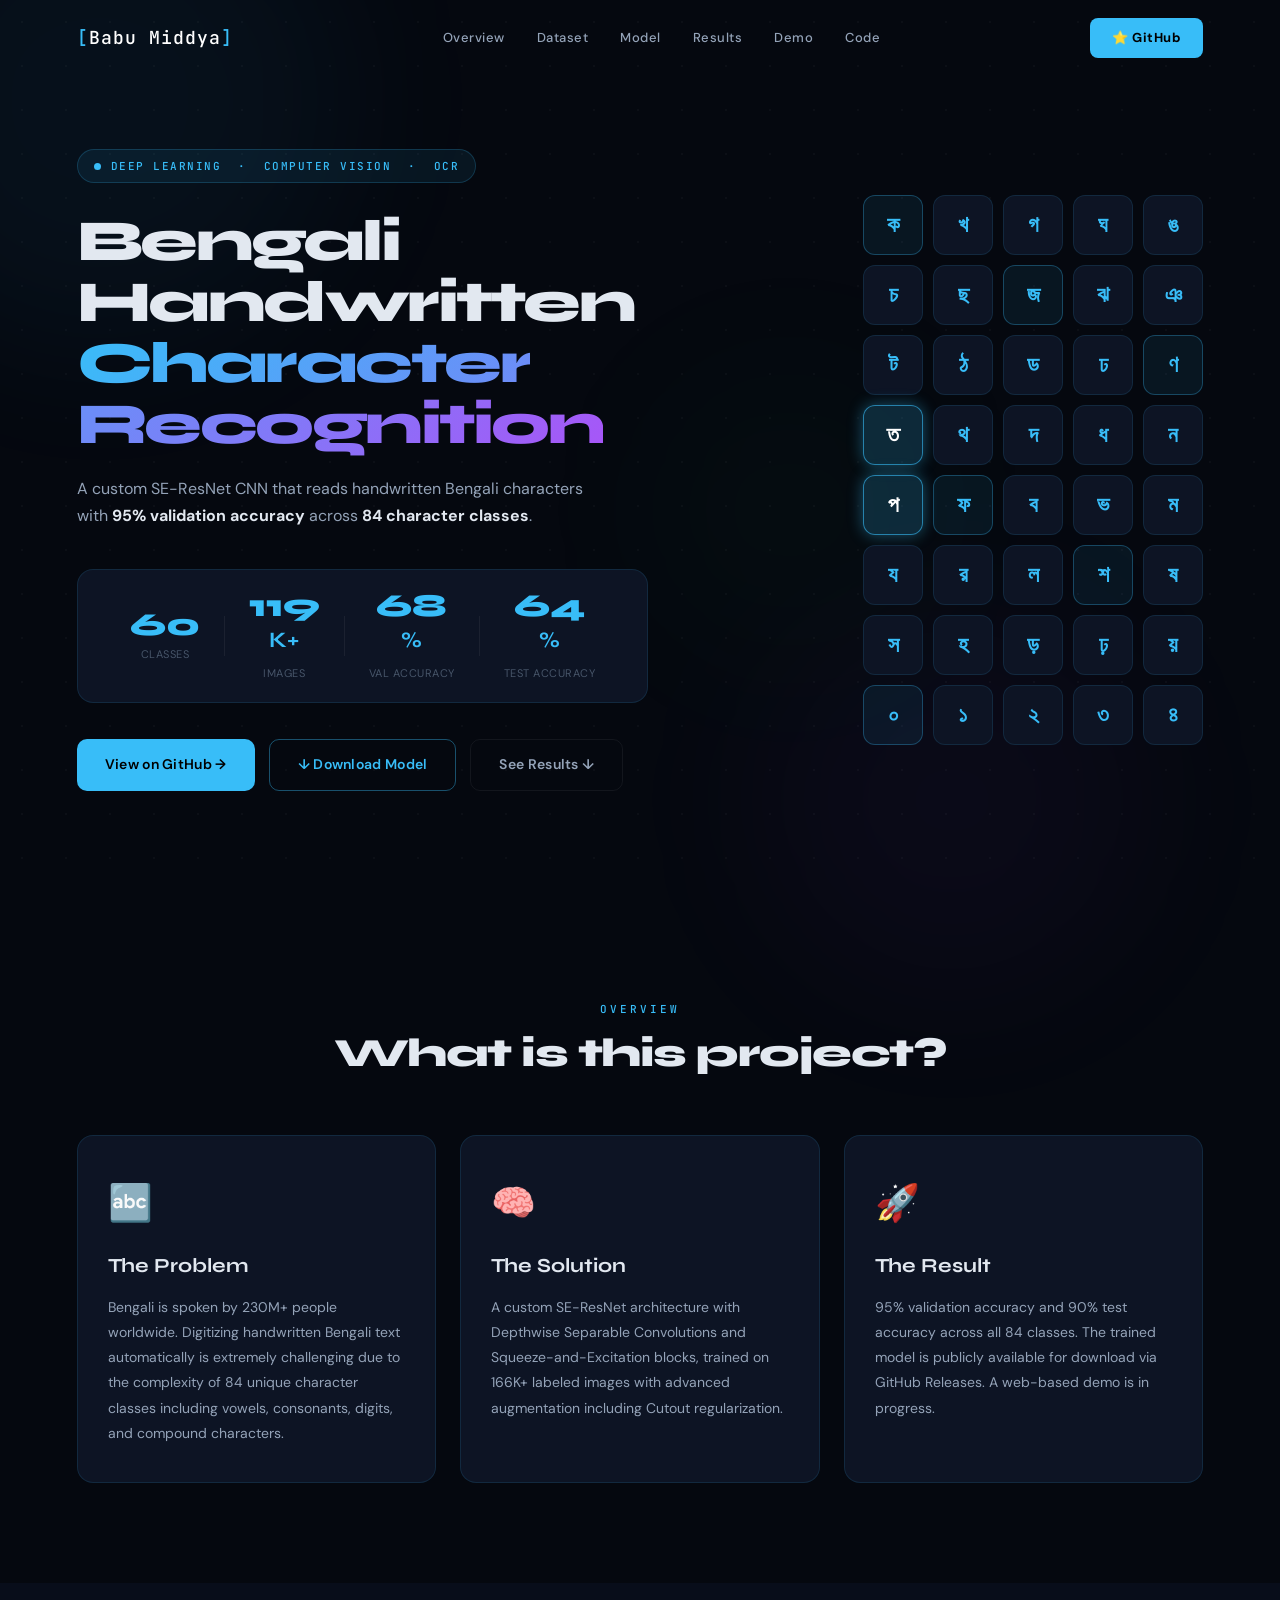
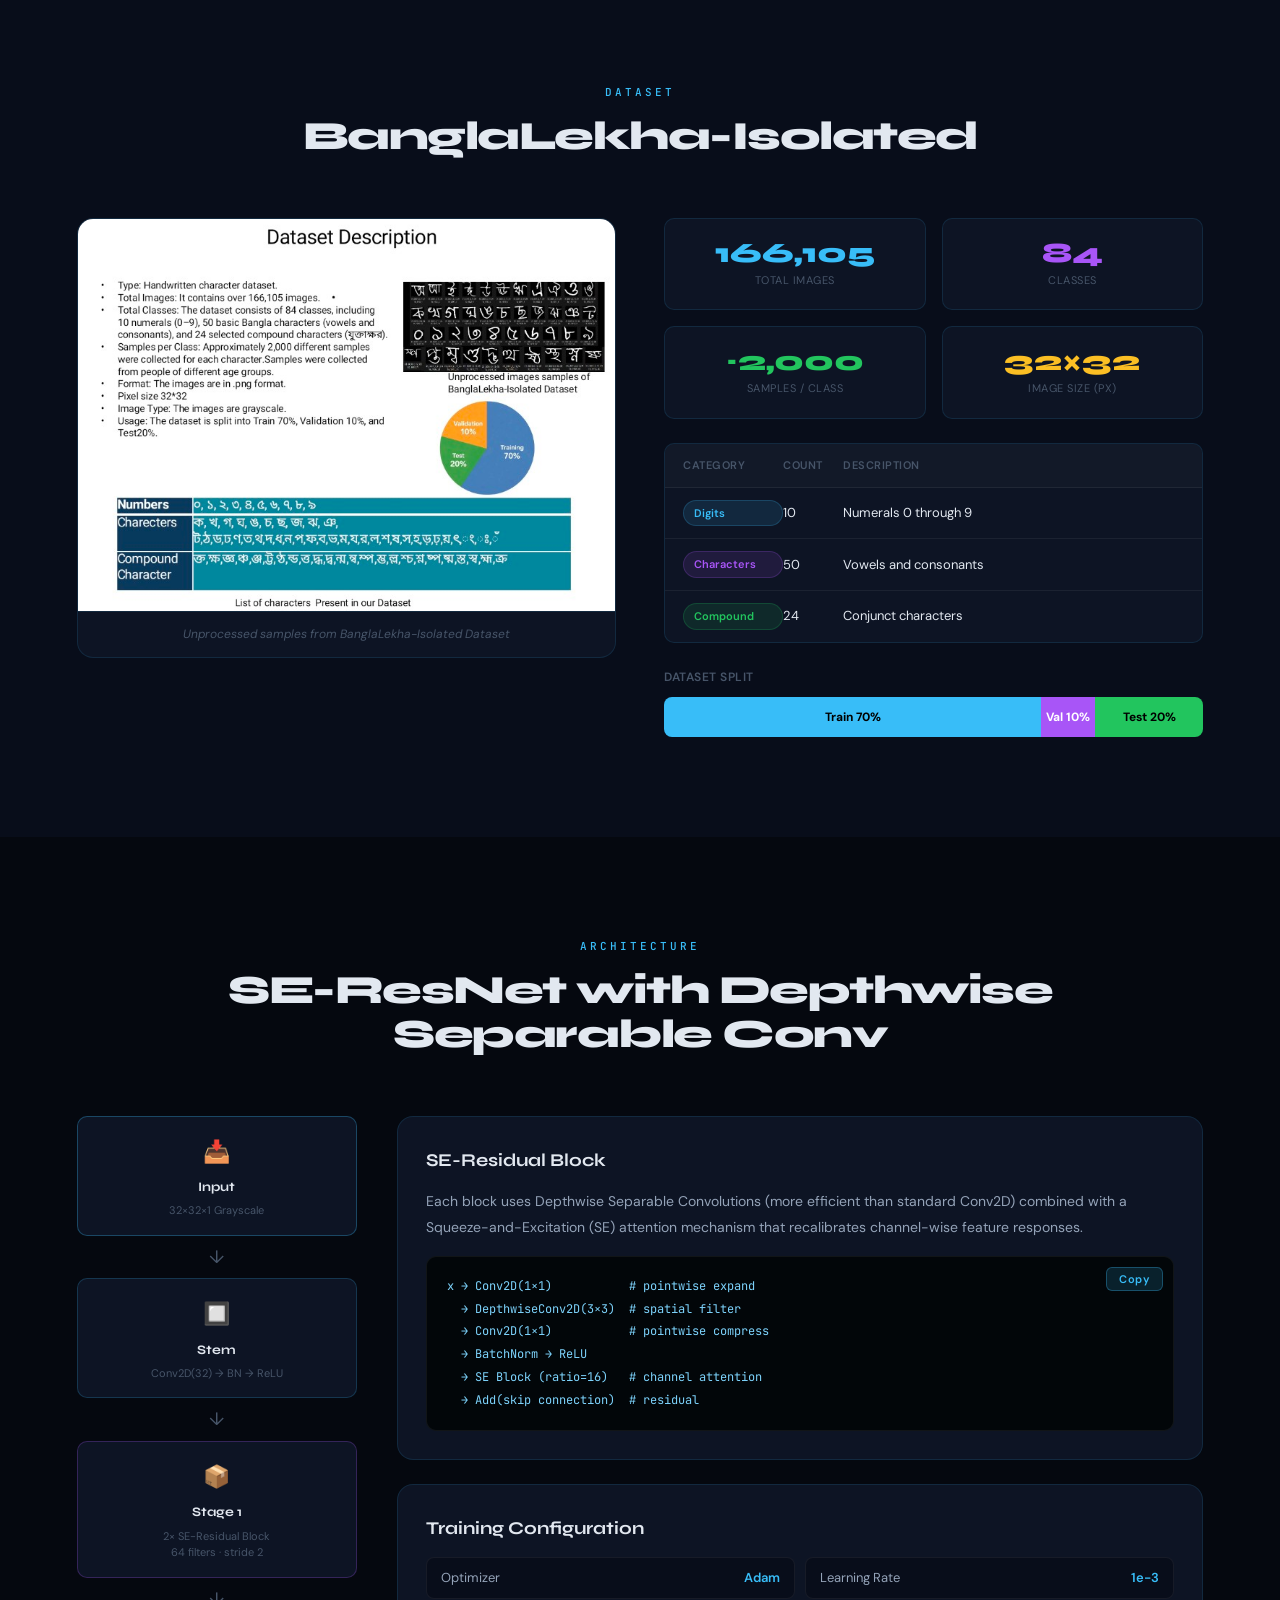
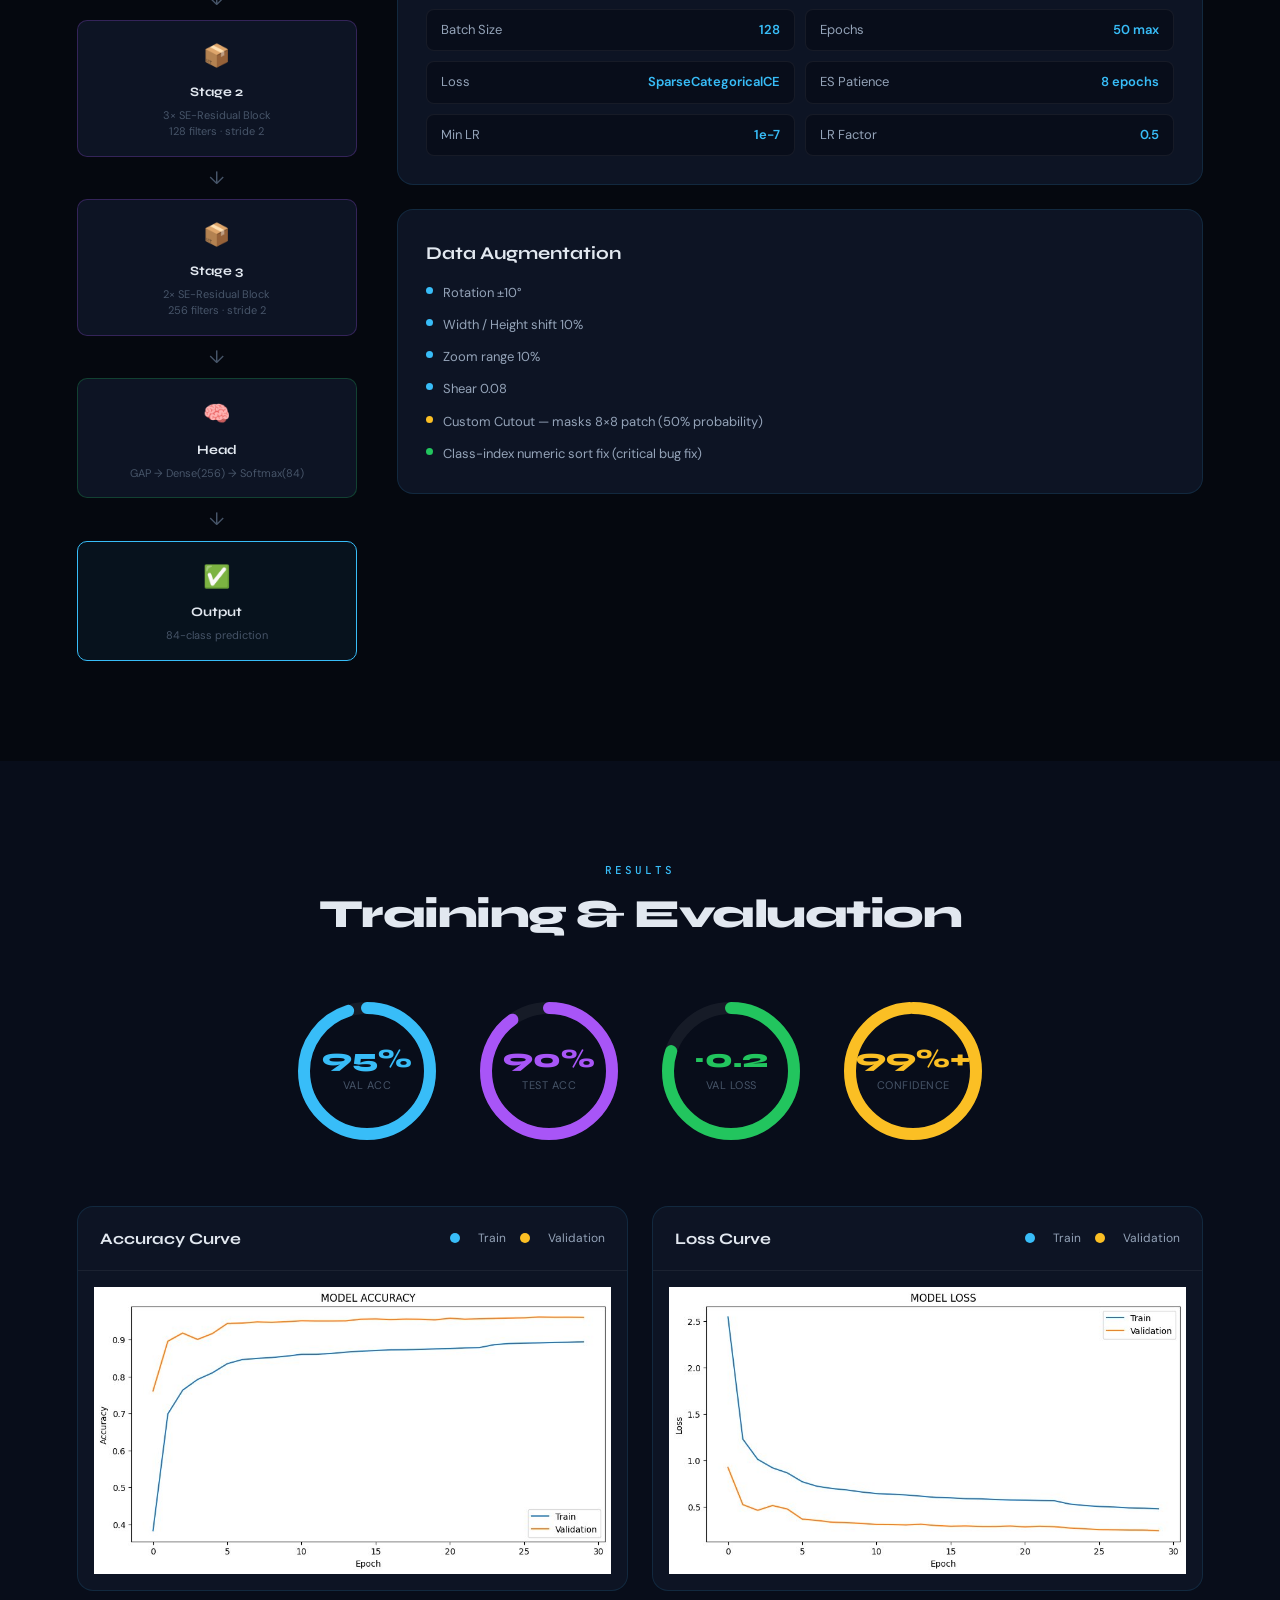
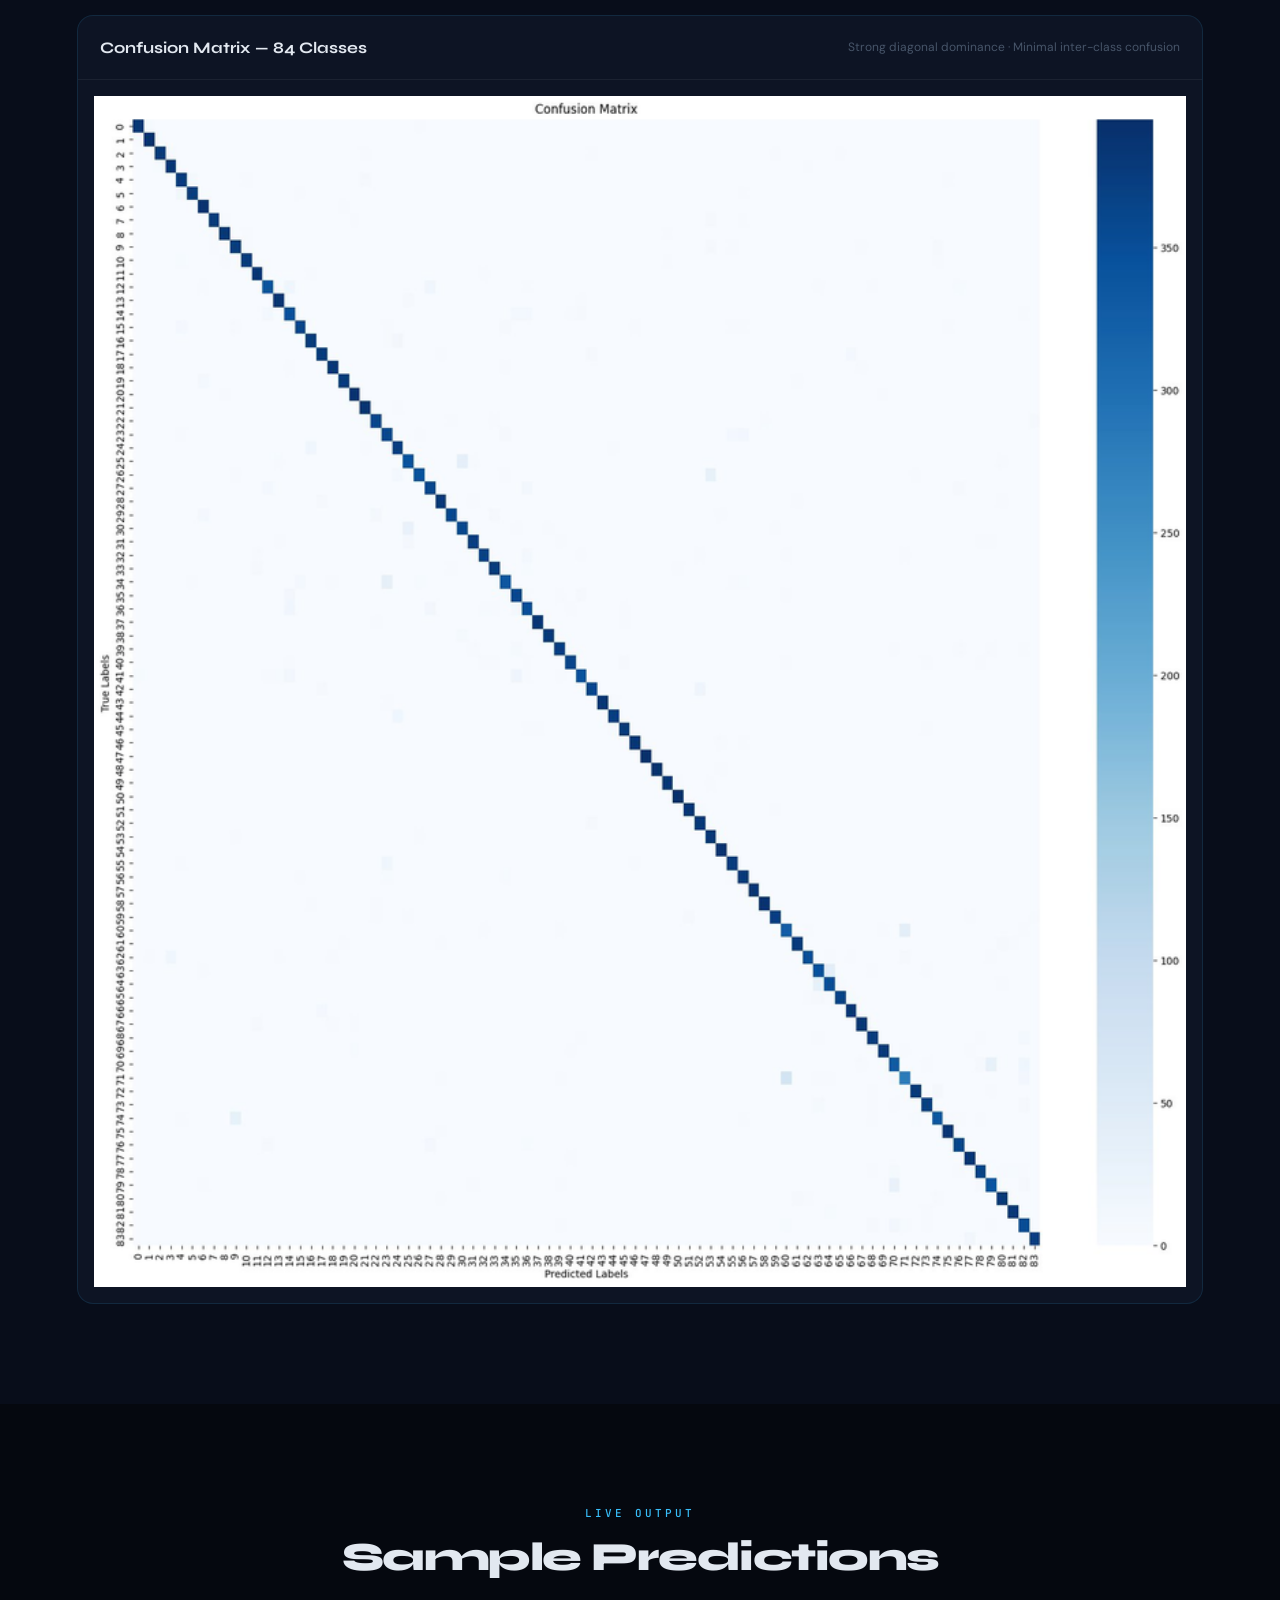
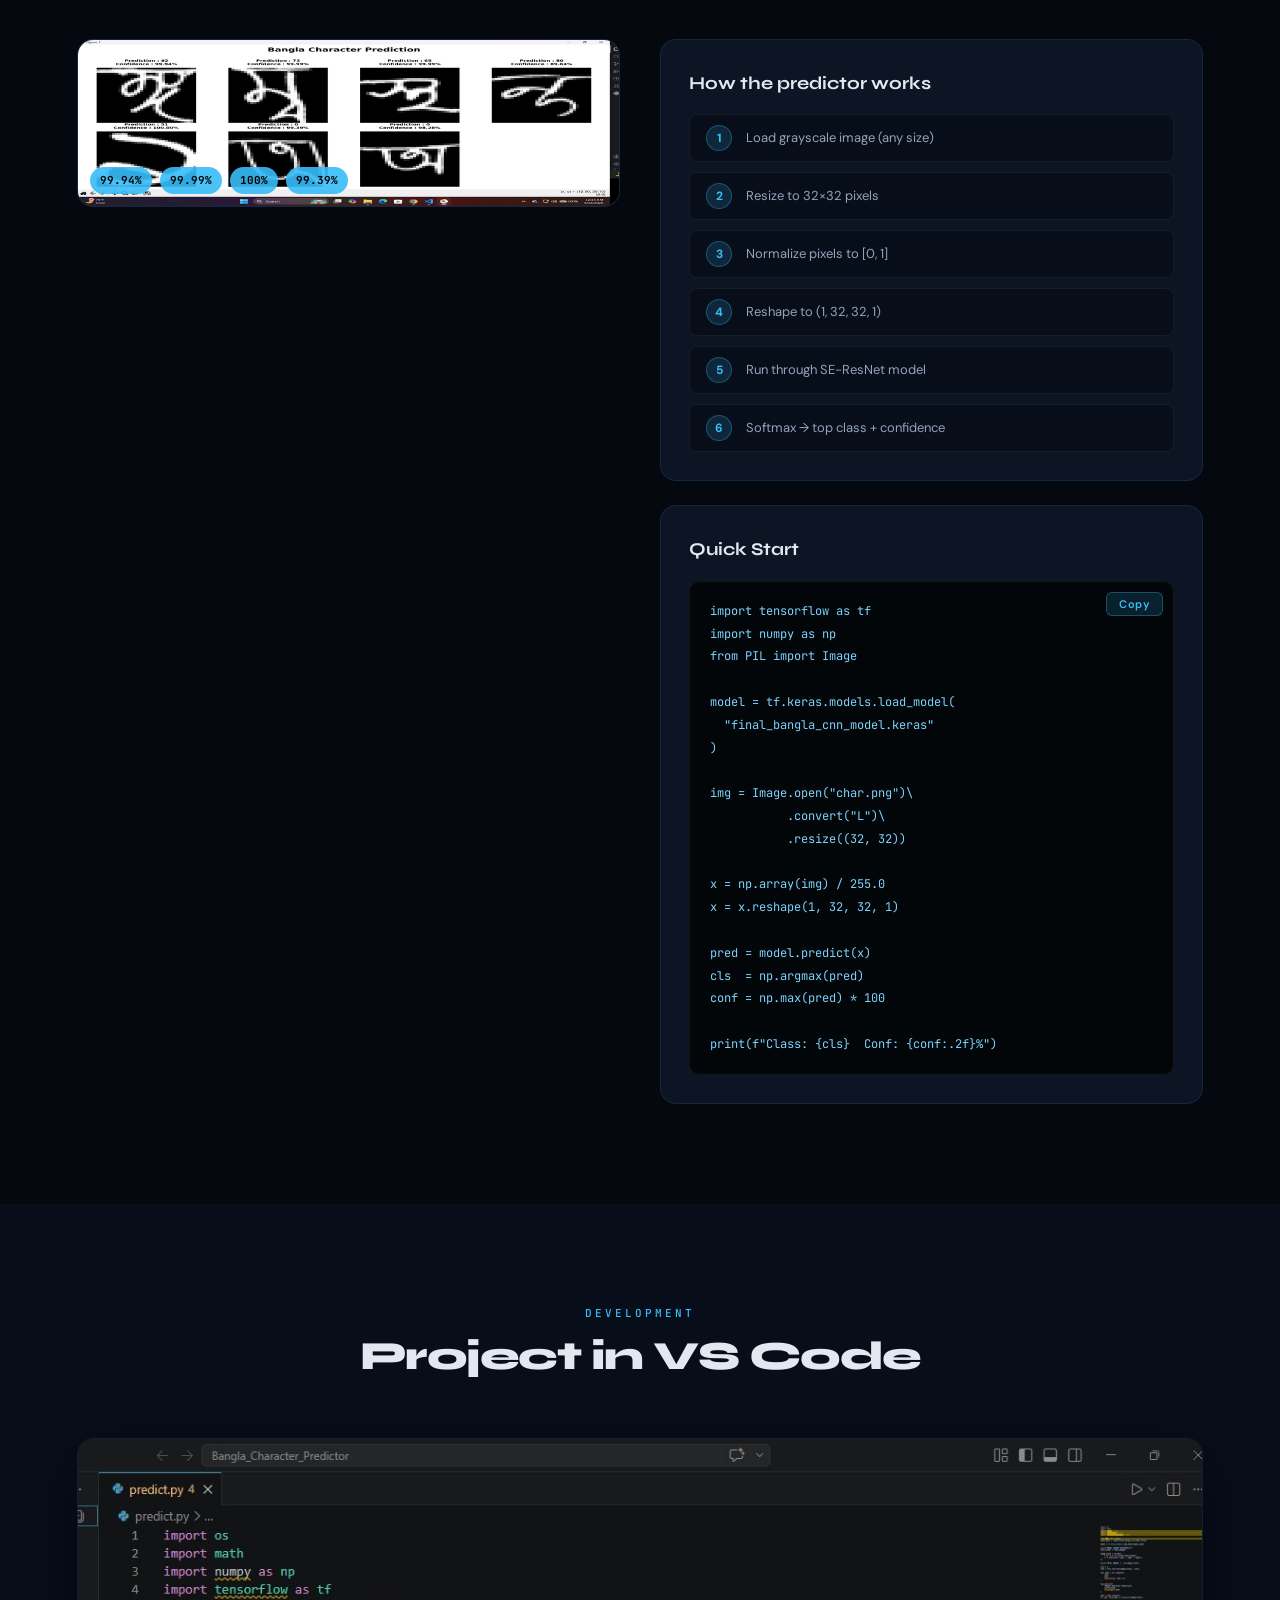
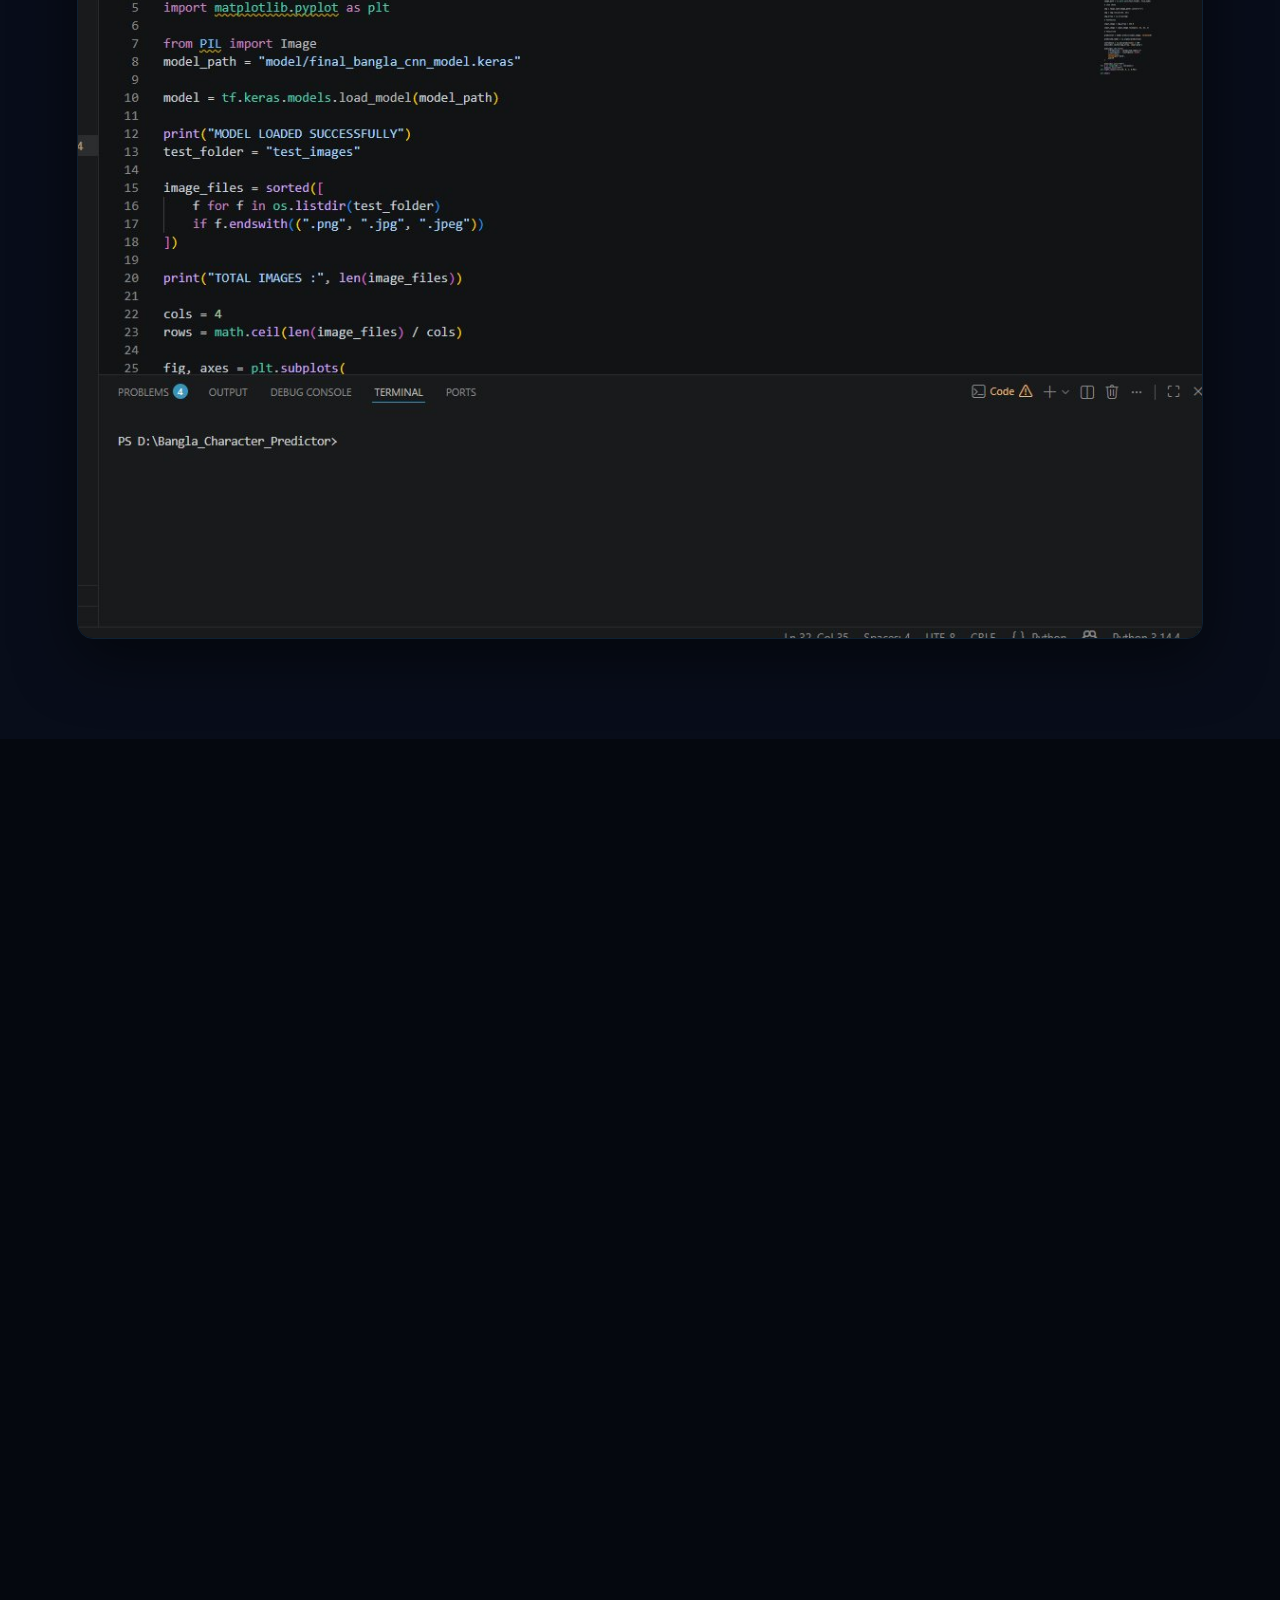
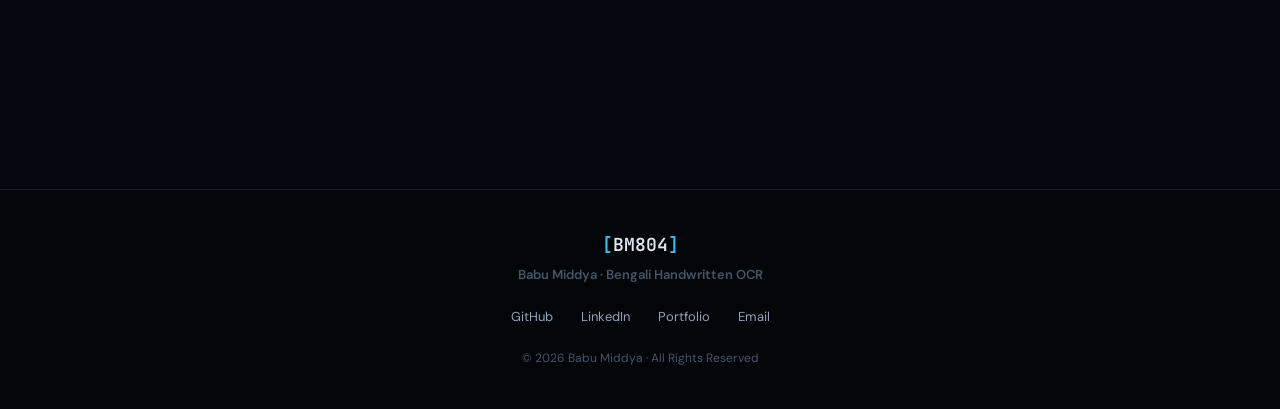
<file: bangla_ocr_site/index.html>
<!DOCTYPE html>
<html lang="en">
<head>
  <meta charset="UTF-8" />
  <meta name="viewport" content="width=device-width, initial-scale=1.0" />
  <title>Bengali Handwritten OCR — CNN | Babu Middya</title>
  <meta name="description" content="Deep learning OCR system for Bengali handwritten characters. 84 classes, 166K+ images, 95% validation accuracy." />
  <link rel="preconnect" href="https://fonts.googleapis.com" />
  <link rel="preconnect" href="https://fonts.gstatic.com" crossorigin />
  <link href="https://fonts.googleapis.com/css2?family=Syne:wght@400;600;700;800&family=DM+Sans:ital,wght@0,300;0,400;0,500;1,400&family=JetBrains+Mono:wght@400;500&display=swap" rel="stylesheet" />
  <link rel="stylesheet" href="style.css" />
</head>
<body>

  <!-- ══════════════════════════════════════════
       NAVBAR
  ══════════════════════════════════════════ -->
  <header id="navbar">
    <div class="nav-inner">
      <a href="#hero" class="nav-logo">
        <span class="logo-bracket">[</span>Babu Middya<span class="logo-bracket">]</span>
      </a>
      <nav class="nav-links">
        <a href="#overview">Overview</a>
        <a href="#dataset">Dataset</a>
        <a href="#architecture">Model</a>
        <a href="#results">Results</a>
        <a href="#demo">Demo</a>
        <a href="#code">Code</a>
      </nav>
      <a href="https://github.com/BM804/Bengali_Handwritten_OCR_CNN" target="_blank" class="nav-cta">
        ⭐ GitHub
      </a>
      <button class="hamburger" id="hamburger" aria-label="menu">&#9776;</button>
    </div>
    <div class="mobile-nav" id="mobileNav">
      <a href="#overview">Overview</a>
      <a href="#dataset">Dataset</a>
      <a href="#architecture">Model</a>
      <a href="#results">Results</a>
      <a href="#demo">Demo</a>
      <a href="#code">Code</a>
    </div>
  </header>

  <!-- ══════════════════════════════════════════
       HERO
  ══════════════════════════════════════════ -->
  <section id="hero">
    <div class="hero-bg">
      <div class="hero-grid"></div>
      <div class="hero-blob blob-1"></div>
      <div class="hero-blob blob-2"></div>
      <div class="hero-blob blob-3"></div>
    </div>

    <div class="hero-content">
      <div class="hero-badge">
        <span class="badge-dot"></span>
        Deep Learning &nbsp;·&nbsp; Computer Vision &nbsp;·&nbsp; OCR
      </div>

      <h1 class="hero-title">
        Bengali Handwritten<br/>
        <span class="gradient-text">Character Recognition</span>
      </h1>

      <p class="hero-sub">
        A custom SE-ResNet CNN that reads handwritten Bengali characters<br/>
        with <strong>95% validation accuracy</strong> across <strong>84 character classes</strong>.
      </p>

      <div class="hero-stats">
        <div class="hstat">
          <span class="hstat-num" data-target="84">0</span>
          <span class="hstat-label">Classes</span>
        </div>
        <div class="hstat-divider"></div>
        <div class="hstat">
          <span class="hstat-num" data-target="166">0</span><span class="hstat-suffix">K+</span>
          <span class="hstat-label">Images</span>
        </div>
        <div class="hstat-divider"></div>
        <div class="hstat">
          <span class="hstat-num" data-target="95">0</span><span class="hstat-suffix">%</span>
          <span class="hstat-label">Val Accuracy</span>
        </div>
        <div class="hstat-divider"></div>
        <div class="hstat">
          <span class="hstat-num" data-target="90">0</span><span class="hstat-suffix">%</span>
          <span class="hstat-label">Test Accuracy</span>
        </div>
      </div>

      <div class="hero-btns">
        <a href="https://github.com/BM804/Bengali_Handwritten_OCR_CNN" target="_blank" class="btn btn-primary">
          View on GitHub →
        </a>
        <a href="https://github.com/BM804/Bengali_Handwritten_OCR_CNN/releases/tag/v1.0" target="_blank" class="btn btn-outline">
          ↓ Download Model
        </a>
        <a href="#results" class="btn btn-ghost">See Results ↓</a>
      </div>
    </div>

    <div class="hero-visual">
      <div class="char-grid" id="charGrid"></div>
    </div>
  </section>

  <!-- ══════════════════════════════════════════
       OVERVIEW STRIP
  ══════════════════════════════════════════ -->
  <section id="overview" class="section">
    <div class="container">
      <div class="section-header reveal">
        <p class="section-tag">Overview</p>
        <h2 class="section-title">What is this project?</h2>
      </div>

      <div class="overview-grid">
        <div class="overview-card reveal">
          <div class="ov-icon">🔤</div>
          <h3>The Problem</h3>
          <p>Bengali is spoken by 230M+ people worldwide. Digitizing handwritten Bengali text automatically is extremely challenging due to the complexity of 84 unique character classes including vowels, consonants, digits, and compound characters.</p>
        </div>
        <div class="overview-card reveal">
          <div class="ov-icon">🧠</div>
          <h3>The Solution</h3>
          <p>A custom SE-ResNet architecture with Depthwise Separable Convolutions and Squeeze-and-Excitation blocks, trained on 166K+ labeled images with advanced augmentation including Cutout regularization.</p>
        </div>
        <div class="overview-card reveal">
          <div class="ov-icon">🚀</div>
          <h3>The Result</h3>
          <p>95% validation accuracy and 90% test accuracy across all 84 classes. The trained model is publicly available for download via GitHub Releases. A web-based demo is in progress.</p>
        </div>
      </div>
    </div>
  </section>

  <!-- ══════════════════════════════════════════
       DATASET
  ══════════════════════════════════════════ -->
  <section id="dataset" class="section section-dark">
    <div class="container">
      <div class="section-header reveal">
        <p class="section-tag">Dataset</p>
        <h2 class="section-title">BanglaLekha-Isolated</h2>
      </div>

      <div class="dataset-layout">
        <div class="dataset-img-col reveal">
          <div class="img-card">
            <img src="assets/dataset.png" alt="BanglaLekha dataset samples" loading="lazy" />
            <div class="img-caption">Unprocessed samples from BanglaLekha-Isolated Dataset</div>
          </div>
        </div>

        <div class="dataset-info-col">
          <div class="stat-cards-grid">
            <div class="stat-card reveal">
              <span class="stat-num teal">166,105</span>
              <span class="stat-lbl">Total Images</span>
            </div>
            <div class="stat-card reveal">
              <span class="stat-num purple">84</span>
              <span class="stat-lbl">Classes</span>
            </div>
            <div class="stat-card reveal">
              <span class="stat-num green">~2,000</span>
              <span class="stat-lbl">Samples / Class</span>
            </div>
            <div class="stat-card reveal">
              <span class="stat-num gold">32×32</span>
              <span class="stat-lbl">Image Size (px)</span>
            </div>
          </div>

          <div class="class-table reveal">
            <div class="class-row header">
              <span>Category</span>
              <span>Count</span>
              <span>Description</span>
            </div>
            <div class="class-row">
              <span class="pill pill-teal">Digits</span>
              <span>10</span>
              <span>Numerals 0 through 9</span>
            </div>
            <div class="class-row">
              <span class="pill pill-purple">Characters</span>
              <span>50</span>
              <span>Vowels and consonants</span>
            </div>
            <div class="class-row">
              <span class="pill pill-green">Compound</span>
              <span>24</span>
              <span>Conjunct characters</span>
            </div>
          </div>

          <div class="split-bar-wrap reveal">
            <p class="split-title">Dataset Split</p>
            <div class="split-bar">
              <div class="split-seg seg-train" style="width:70%">Train 70%</div>
              <div class="split-seg seg-val"   style="width:10%">Val 10%</div>
              <div class="split-seg seg-test"  style="width:20%">Test 20%</div>
            </div>
          </div>
        </div>
      </div>
    </div>
  </section>

  <!-- ══════════════════════════════════════════
       ARCHITECTURE
  ══════════════════════════════════════════ -->
  <section id="architecture" class="section">
    <div class="container">
      <div class="section-header reveal">
        <p class="section-tag">Architecture</p>
        <h2 class="section-title">SE-ResNet with Depthwise Separable Conv</h2>
      </div>

      <div class="arch-layout">
        <!-- Pipeline -->
        <div class="pipeline reveal">
          <div class="pipe-block pipe-input">
            <div class="pipe-icon">📥</div>
            <div class="pipe-label">Input</div>
            <div class="pipe-sub">32×32×1 Grayscale</div>
          </div>
          <div class="pipe-arrow">↓</div>
          <div class="pipe-block pipe-stem">
            <div class="pipe-icon">🔲</div>
            <div class="pipe-label">Stem</div>
            <div class="pipe-sub">Conv2D(32) → BN → ReLU</div>
          </div>
          <div class="pipe-arrow">↓</div>
          <div class="pipe-block pipe-stage">
            <div class="pipe-icon">📦</div>
            <div class="pipe-label">Stage 1</div>
            <div class="pipe-sub">2× SE-Residual Block<br/>64 filters · stride 2</div>
          </div>
          <div class="pipe-arrow">↓</div>
          <div class="pipe-block pipe-stage">
            <div class="pipe-icon">📦</div>
            <div class="pipe-label">Stage 2</div>
            <div class="pipe-sub">3× SE-Residual Block<br/>128 filters · stride 2</div>
          </div>
          <div class="pipe-arrow">↓</div>
          <div class="pipe-block pipe-stage">
            <div class="pipe-icon">📦</div>
            <div class="pipe-label">Stage 3</div>
            <div class="pipe-sub">2× SE-Residual Block<br/>256 filters · stride 2</div>
          </div>
          <div class="pipe-arrow">↓</div>
          <div class="pipe-block pipe-head">
            <div class="pipe-icon">🧠</div>
            <div class="pipe-label">Head</div>
            <div class="pipe-sub">GAP → Dense(256) → Softmax(84)</div>
          </div>
          <div class="pipe-arrow">↓</div>
          <div class="pipe-block pipe-output">
            <div class="pipe-icon">✅</div>
            <div class="pipe-label">Output</div>
            <div class="pipe-sub">84-class prediction</div>
          </div>
        </div>

        <!-- Block Detail + Params -->
        <div class="arch-detail">
          <div class="detail-card reveal">
            <h3>SE-Residual Block</h3>
            <p>Each block uses Depthwise Separable Convolutions (more efficient than standard Conv2D) combined with a Squeeze-and-Excitation (SE) attention mechanism that recalibrates channel-wise feature responses.</p>
            <div class="code-block">
<pre>
x → Conv2D(1×1)           # pointwise expand
  → DepthwiseConv2D(3×3)  # spatial filter
  → Conv2D(1×1)           # pointwise compress
  → BatchNorm → ReLU
  → SE Block (ratio=16)   # channel attention
  → Add(skip connection)  # residual
</pre>
            </div>
          </div>

          <div class="detail-card reveal">
            <h3>Training Configuration</h3>
            <div class="param-grid">
              <div class="param"><span>Optimizer</span><strong>Adam</strong></div>
              <div class="param"><span>Learning Rate</span><strong>1e-3</strong></div>
              <div class="param"><span>Batch Size</span><strong>128</strong></div>
              <div class="param"><span>Epochs</span><strong>50 max</strong></div>
              <div class="param"><span>Loss</span><strong>SparseCategoricalCE</strong></div>
              <div class="param"><span>ES Patience</span><strong>8 epochs</strong></div>
              <div class="param"><span>Min LR</span><strong>1e-7</strong></div>
              <div class="param"><span>LR Factor</span><strong>0.5</strong></div>
            </div>
          </div>

          <div class="detail-card reveal">
            <h3>Data Augmentation</h3>
            <div class="aug-list">
              <div class="aug-item"><span class="aug-dot"></span>Rotation ±10°</div>
              <div class="aug-item"><span class="aug-dot"></span>Width / Height shift 10%</div>
              <div class="aug-item"><span class="aug-dot"></span>Zoom range 10%</div>
              <div class="aug-item"><span class="aug-dot"></span>Shear 0.08</div>
              <div class="aug-item"><span class="aug-dot aug-gold"></span>Custom Cutout — masks 8×8 patch (50% probability)</div>
              <div class="aug-item"><span class="aug-dot aug-green"></span>Class-index numeric sort fix (critical bug fix)</div>
            </div>
          </div>
        </div>
      </div>
    </div>
  </section>

  <!-- ══════════════════════════════════════════
       RESULTS
  ══════════════════════════════════════════ -->
  <section id="results" class="section section-dark">
    <div class="container">
      <div class="section-header reveal">
        <p class="section-tag">Results</p>
        <h2 class="section-title">Training & Evaluation</h2>
      </div>

      <!-- Metric Cards -->
      <div class="metric-row">
        <div class="metric-card reveal">
          <div class="metric-ring" style="--pct:95; --color:#38bdf8;">
            <svg viewBox="0 0 100 100">
              <circle cx="50" cy="50" r="42" class="ring-bg"/>
              <circle cx="50" cy="50" r="42" class="ring-fill" id="ring1"/>
            </svg>
            <div class="metric-inner"><span class="metric-val">95%</span><span class="metric-lbl">Val Acc</span></div>
          </div>
        </div>
        <div class="metric-card reveal">
          <div class="metric-ring" style="--pct:90; --color:#a855f7;">
            <svg viewBox="0 0 100 100">
              <circle cx="50" cy="50" r="42" class="ring-bg"/>
              <circle cx="50" cy="50" r="42" class="ring-fill" id="ring2"/>
            </svg>
            <div class="metric-inner"><span class="metric-val">90%</span><span class="metric-lbl">Test Acc</span></div>
          </div>
        </div>
        <div class="metric-card reveal">
          <div class="metric-ring" style="--pct:80; --color:#22c55e;">
            <svg viewBox="0 0 100 100">
              <circle cx="50" cy="50" r="42" class="ring-bg"/>
              <circle cx="50" cy="50" r="42" class="ring-fill" id="ring3"/>
            </svg>
            <div class="metric-inner"><span class="metric-val">~0.2</span><span class="metric-lbl">Val Loss</span></div>
          </div>
        </div>
        <div class="metric-card reveal">
          <div class="metric-ring" style="--pct:99; --color:#fbbf24;">
            <svg viewBox="0 0 100 100">
              <circle cx="50" cy="50" r="42" class="ring-bg"/>
              <circle cx="50" cy="50" r="42" class="ring-fill" id="ring4"/>
            </svg>
            <div class="metric-inner"><span class="metric-val">99%+</span><span class="metric-lbl">Confidence</span></div>
          </div>
        </div>
      </div>

      <!-- Graphs -->
      <div class="graphs-grid">
        <div class="graph-card reveal">
          <div class="graph-header">
            <h3>Accuracy Curve</h3>
            <div class="graph-legend">
              <span class="legend-dot teal-bg"></span>Train
              <span class="legend-dot gold-bg"></span>Validation
            </div>
          </div>
          <img src="assets/accuracy.png" alt="Model Accuracy Curve" loading="lazy" />
        </div>

        <div class="graph-card reveal">
          <div class="graph-header">
            <h3>Loss Curve</h3>
            <div class="graph-legend">
              <span class="legend-dot teal-bg"></span>Train
              <span class="legend-dot gold-bg"></span>Validation
            </div>
          </div>
          <img src="assets/loss.png" alt="Model Loss Curve" loading="lazy" />
        </div>

        <div class="graph-card graph-full reveal">
          <div class="graph-header">
            <h3>Confusion Matrix — 84 Classes</h3>
            <span class="graph-note">Strong diagonal dominance · Minimal inter-class confusion</span>
          </div>
          <img src="assets/confusion.png" alt="Confusion Matrix" loading="lazy" />
        </div>
      </div>
    </div>
  </section>

  <!-- ══════════════════════════════════════════
       DEMO / PREDICTIONS
  ══════════════════════════════════════════ -->
  <section id="demo" class="section">
    <div class="container">
      <div class="section-header reveal">
        <p class="section-tag">Live Output</p>
        <h2 class="section-title">Sample Predictions</h2>
      </div>

      <div class="demo-layout">
        <div class="demo-img reveal">
          <img src="assets/prediction.png" alt="Bengali character predictions" loading="lazy" />
          <div class="demo-overlay">
            <div class="conf-badge">99.94%</div>
            <div class="conf-badge">99.99%</div>
            <div class="conf-badge">100%</div>
            <div class="conf-badge">99.39%</div>
          </div>
        </div>

        <div class="demo-info">
          <div class="demo-card reveal">
            <h3>How the predictor works</h3>
            <ol class="demo-steps">
              <li><span>1</span>Load grayscale image (any size)</li>
              <li><span>2</span>Resize to 32×32 pixels</li>
              <li><span>3</span>Normalize pixels to [0, 1]</li>
              <li><span>4</span>Reshape to (1, 32, 32, 1)</li>
              <li><span>5</span>Run through SE-ResNet model</li>
              <li><span>6</span>Softmax → top class + confidence</li>
            </ol>
          </div>

          <div class="demo-card reveal">
            <h3>Quick Start</h3>
            <div class="code-block">
<pre>
import tensorflow as tf
import numpy as np
from PIL import Image

model = tf.keras.models.load_model(
  "final_bangla_cnn_model.keras"
)

img = Image.open("char.png")\
           .convert("L")\
           .resize((32, 32))

x = np.array(img) / 255.0
x = x.reshape(1, 32, 32, 1)

pred = model.predict(x)
cls  = np.argmax(pred)
conf = np.max(pred) * 100

print(f"Class: {cls}  Conf: {conf:.2f}%")
</pre>
            </div>
          </div>
        </div>
      </div>
    </div>
  </section>

  <!-- ══════════════════════════════════════════
       VS CODE SCREENSHOT
  ══════════════════════════════════════════ -->
  <section class="section section-dark">
    <div class="container">
      <div class="section-header reveal">
        <p class="section-tag">Development</p>
        <h2 class="section-title">Project in VS Code</h2>
      </div>
      <div class="vscode-wrap reveal">
        <img src="assets/vscode.png" alt="Project in VS Code" loading="lazy" />
      </div>
    </div>
  </section>

  <!-- ══════════════════════════════════════════
       CODE / TECH STACK
  ══════════════════════════════════════════ -->
  <section id="code" class="section">
    <div class="container">
      <div class="section-header reveal">
        <p class="section-tag">Tech Stack</p>
        <h2 class="section-title">Built With</h2>
      </div>

      <div class="tech-grid">
        <div class="tech-card reveal"><div class="tech-icon">🐍</div><h4>Python 3</h4><p>Core language</p></div>
        <div class="tech-card reveal"><div class="tech-icon">🔶</div><h4>TensorFlow</h4><p>Deep learning framework</p></div>
        <div class="tech-card reveal"><div class="tech-icon">🧠</div><h4>Keras</h4><p>Model API (Functional)</p></div>
        <div class="tech-card reveal"><div class="tech-icon">🔢</div><h4>NumPy</h4><p>Array operations</p></div>
        <div class="tech-card reveal"><div class="tech-icon">📊</div><h4>Matplotlib</h4><p>Training visualization</p></div>
        <div class="tech-card reveal"><div class="tech-icon">🎨</div><h4>Seaborn</h4><p>Confusion matrix plot</p></div>
        <div class="tech-card reveal"><div class="tech-icon">🖼️</div><h4>Pillow</h4><p>Image preprocessing</p></div>
        <div class="tech-card reveal"><div class="tech-icon">⚡</div><h4>Kaggle GPU</h4><p>T4 x2 training</p></div>
      </div>

      <div class="cta-box reveal">
        <h3>Explore the full project</h3>
        <p>Source code, trained model, and notebook all publicly available</p>
        <div class="cta-btns">
          <a href="https://github.com/BM804/Bengali_Handwritten_OCR_CNN" target="_blank" class="btn btn-primary">⭐ View on GitHub</a>
          <a href="https://github.com/BM804/Bengali_Handwritten_OCR_CNN/releases/tag/v1.0" target="_blank" class="btn btn-outline">↓ Download Model v1.0</a>
        </div>
      </div>
    </div>
  </section>

  <!-- ══════════════════════════════════════════
       FOOTER
  ══════════════════════════════════════════ -->
  <footer>
    <div class="footer-inner">
      <div class="footer-brand">
        <span class="logo-bracket">[</span>BM804<span class="logo-bracket">]</span>
        <p>Babu Middya · Bengali Handwritten OCR</p>
      </div>
      <div class="footer-links">
        <a href="https://github.com/BM804" target="_blank">GitHub</a>
        <a href="https://linkedin.com/in/babu-middya-965400366" target="_blank">LinkedIn</a>
        <a href="https://babumiddya.netlify.app" target="_blank">Portfolio</a>
        <a href="mailto:babumiddya804@gmail.com">Email</a>
      </div>
      <p class="footer-copy">© 2026 Babu Middya · All Rights Reserved</p>
    </div>
  </footer>

  <button id="topBtn" aria-label="Back to top">↑</button>

  <script src="script.js"></script>
</body>
</html>
</file>
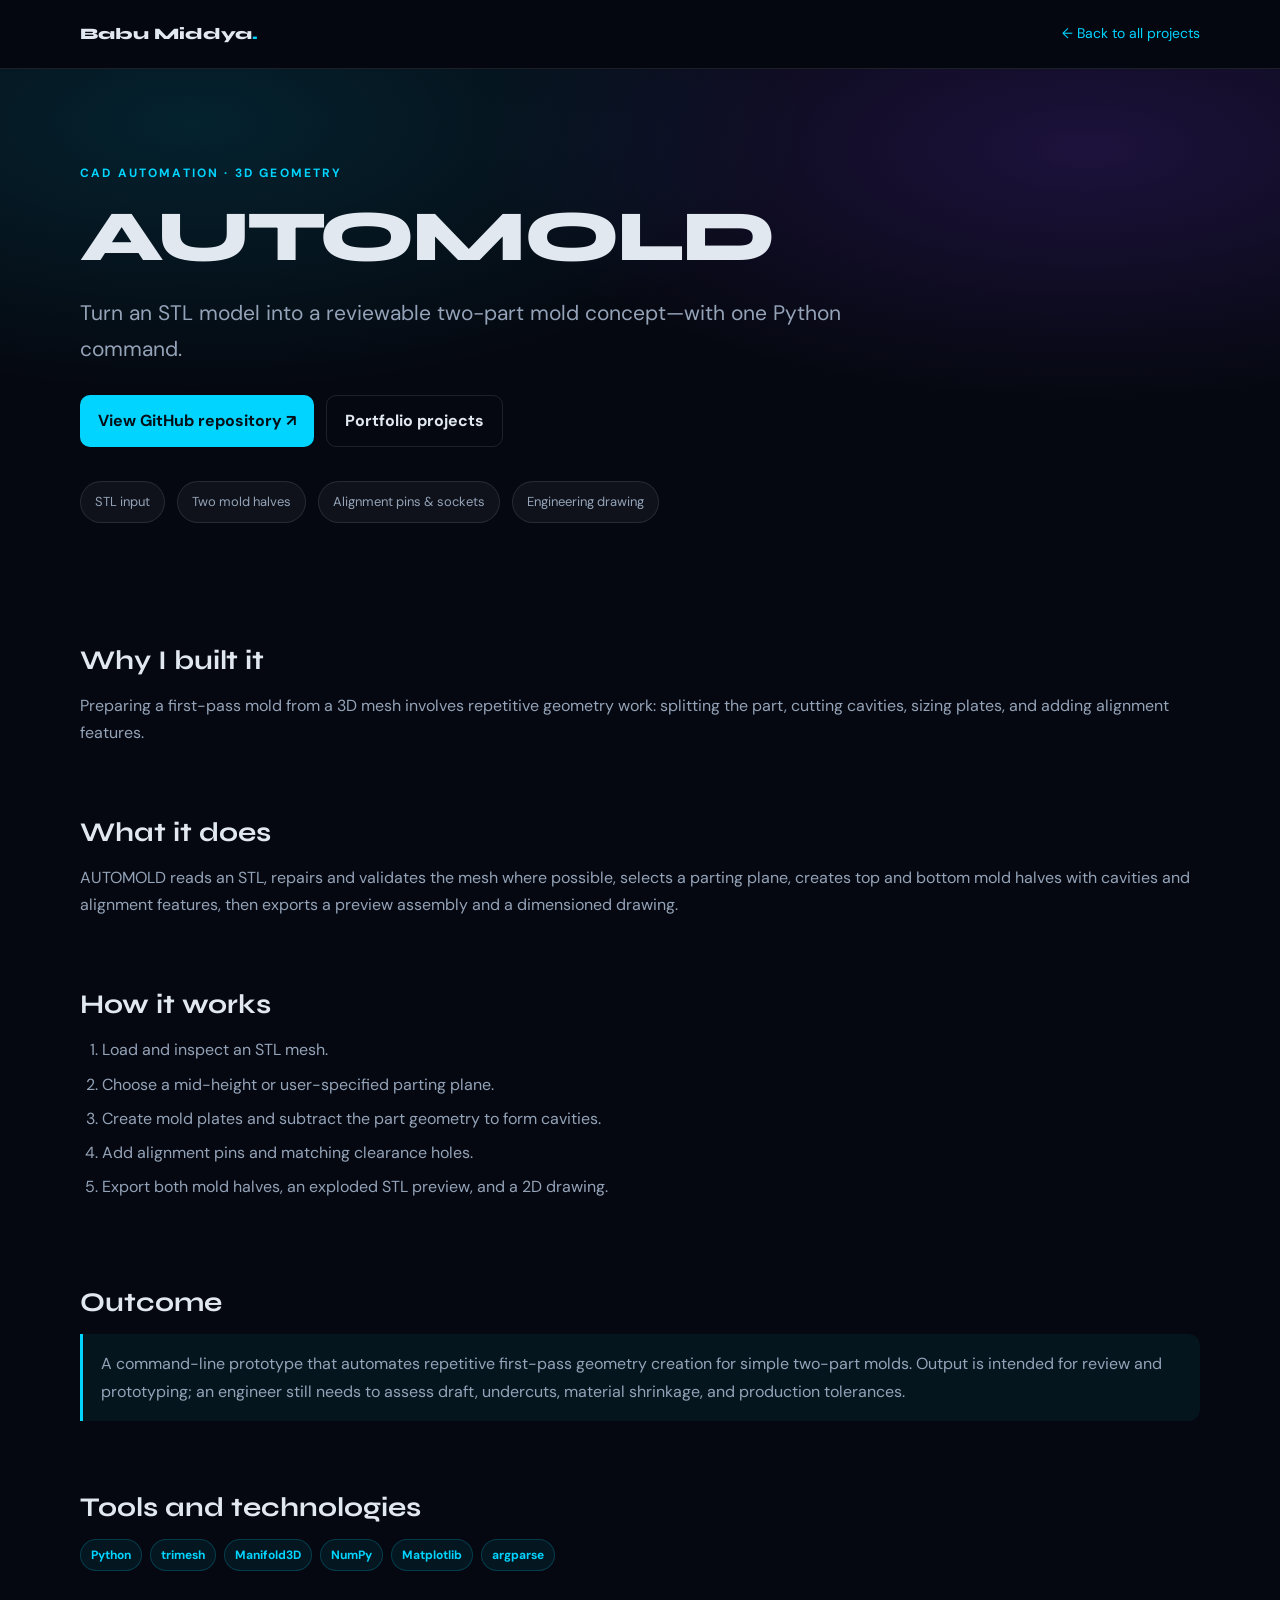
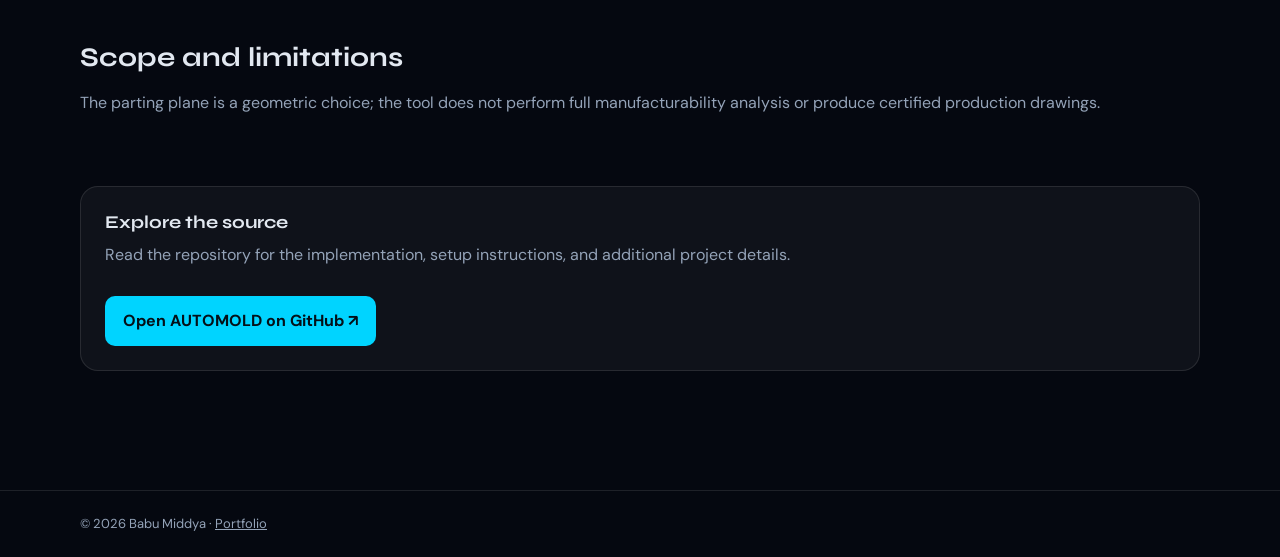
<file: projects/automold/index.html>
<!doctype html>
<html lang="en">
<head>
  <meta charset="utf-8">
  <meta name="viewport" content="width=device-width, initial-scale=1">
  <title>AUTOMOLD | Babu Middya</title>
  <meta name="description" content="Turn an STL model into a reviewable two-part mold concept—with one Python command.">
  <link rel="preconnect" href="https://fonts.googleapis.com">
  <link rel="preconnect" href="https://fonts.gstatic.com" crossorigin>
  <link href="https://fonts.googleapis.com/css2?family=Syne:wght@400;600;700;800&family=DM+Sans:wght@400;500;600;700&display=swap" rel="stylesheet">
  <link rel="stylesheet" href="../projects.css">
</head>
<body>
  <header class="topbar"><div class="wrap topbar-inner">
    <a class="brand" href="../../index.html">Babu Middya<span style="color:var(--cyan)">.</span></a>
    <a class="back" href="../../index.html#projects">← Back to all projects</a>
  </div></header>
  <section class="hero"><div class="wrap">
    <div class="eyebrow">CAD automation · 3D geometry</div>
    <h1>AUTOMOLD</h1>
    <p class="lead">Turn an STL model into a reviewable two-part mold concept—with one Python command.</p>
    <div class="actions">
      <a class="button" href="https://github.com/BM804/automatic_Mold_and_2d_partfile_maker" target="_blank" rel="noopener">View GitHub repository ↗</a>
      <a class="button secondary" href="../../index.html#projects">Portfolio projects</a>
    </div>
    <div class="metrics">
        <span class="metric">STL input</span>
        <span class="metric">Two mold halves</span>
        <span class="metric">Alignment pins &amp; sockets</span>
        <span class="metric">Engineering drawing</span>
    </div>
  </div></section>
  <main class="wrap">
    <section class="section"><h2>Why I built it</h2><p>Preparing a first-pass mold from a 3D mesh involves repetitive geometry work: splitting the part, cutting cavities, sizing plates, and adding alignment features.</p></section>
    <section class="section"><h2>What it does</h2><p>AUTOMOLD reads an STL, repairs and validates the mesh where possible, selects a parting plane, creates top and bottom mold halves with cavities and alignment features, then exports a preview assembly and a dimensioned drawing.</p></section>
    <section class="section"><h2>How it works</h2><ol class="steps">
          <li>Load and inspect an STL mesh.</li>
          <li>Choose a mid-height or user-specified parting plane.</li>
          <li>Create mold plates and subtract the part geometry to form cavities.</li>
          <li>Add alignment pins and matching clearance holes.</li>
          <li>Export both mold halves, an exploded STL preview, and a 2D drawing.</li>
    </ol></section>
    <section class="section"><h2>Outcome</h2><div class="notice">A command-line prototype that automates repetitive first-pass geometry creation for simple two-part molds. Output is intended for review and prototyping; an engineer still needs to assess draft, undercuts, material shrinkage, and production tolerances.</div></section>
    <section class="section"><h2>Tools and technologies</h2><div class="stack">
          <span>Python</span>
          <span>trimesh</span>
          <span>Manifold3D</span>
          <span>NumPy</span>
          <span>Matplotlib</span>
          <span>argparse</span>
    </div></section>
    <section class="section"><h2>Scope and limitations</h2><p>The parting plane is a geometric choice; the tool does not perform full manufacturability analysis or produce certified production drawings.</p></section>
    <section class="section"><div class="card"><h3>Explore the source</h3><p>Read the repository for the implementation, setup instructions, and additional project details.</p><div class="actions"><a class="button" href="https://github.com/BM804/automatic_Mold_and_2d_partfile_maker" target="_blank" rel="noopener">Open AUTOMOLD on GitHub ↗</a></div></div></section>
  </main>
  <footer><div class="wrap">© 2026 Babu Middya · <a href="../../index.html#projects">Portfolio</a></div></footer>
</body>
</html>
</file>
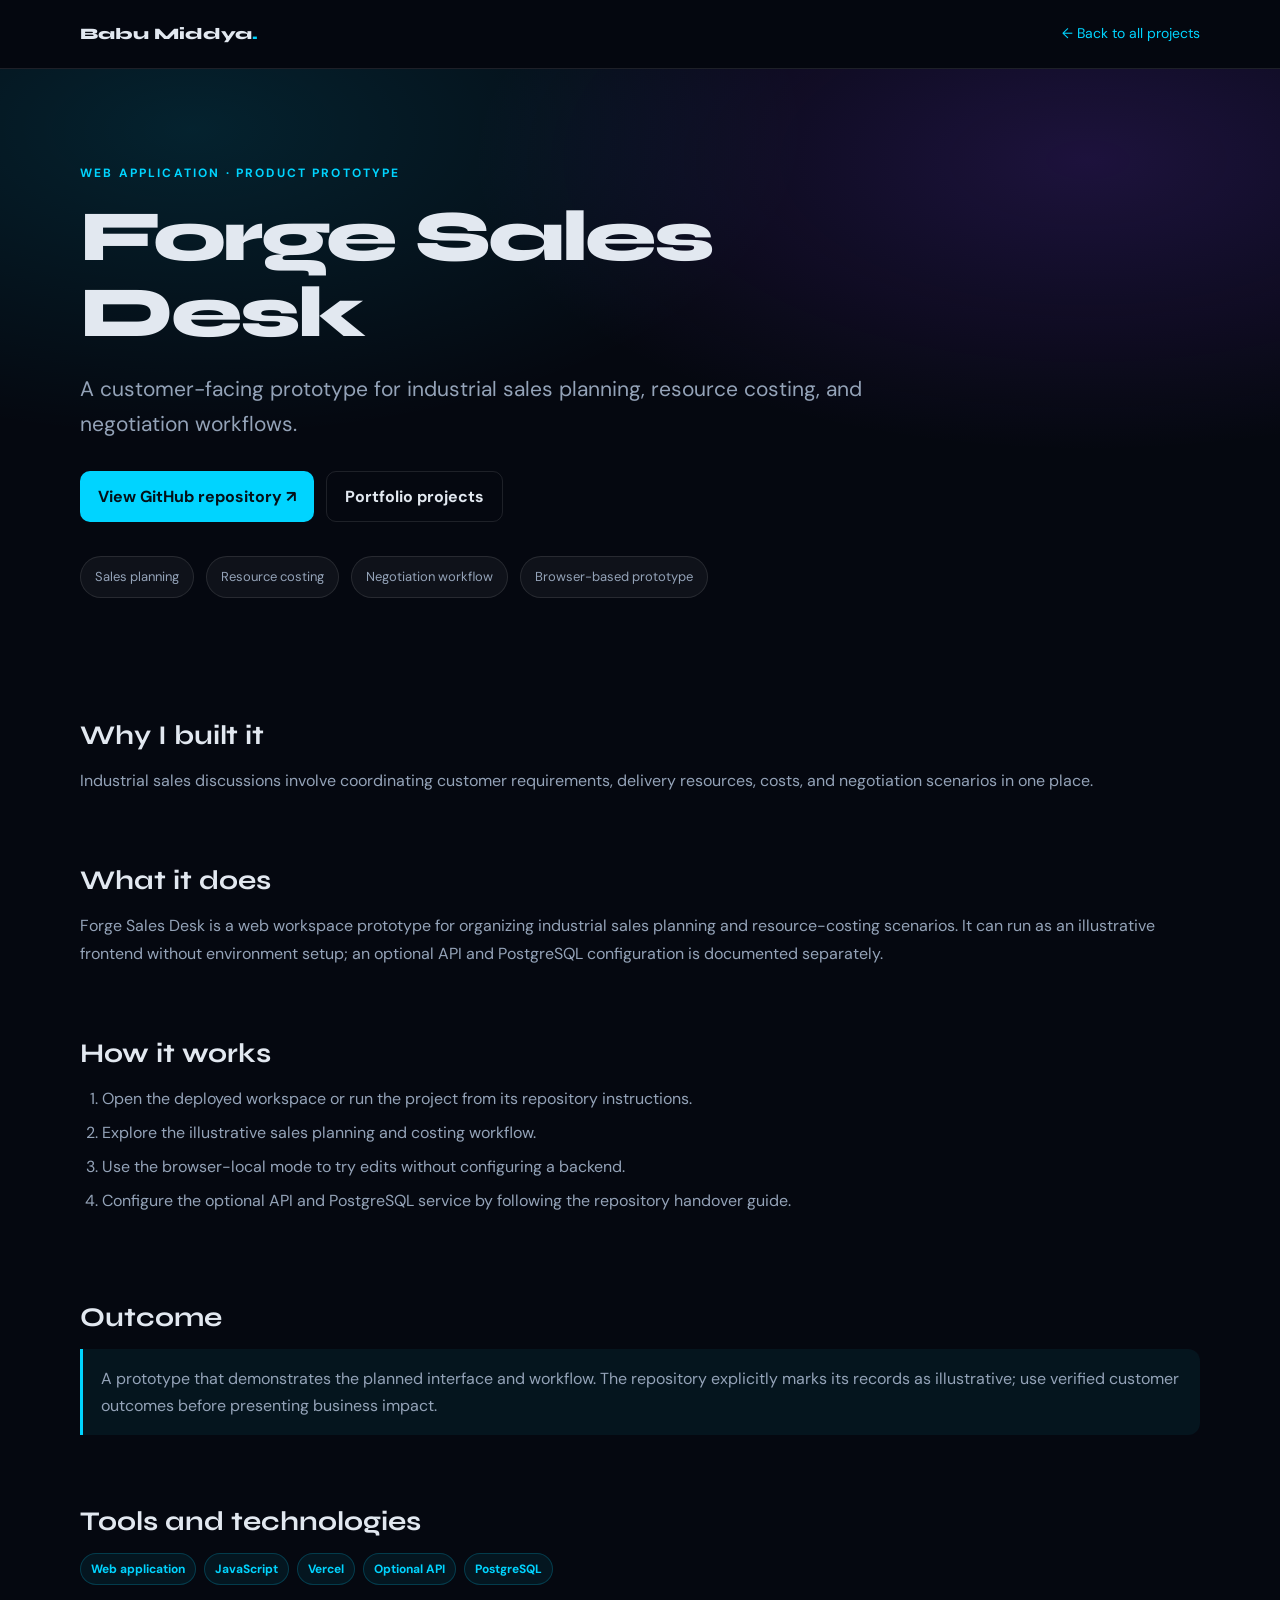
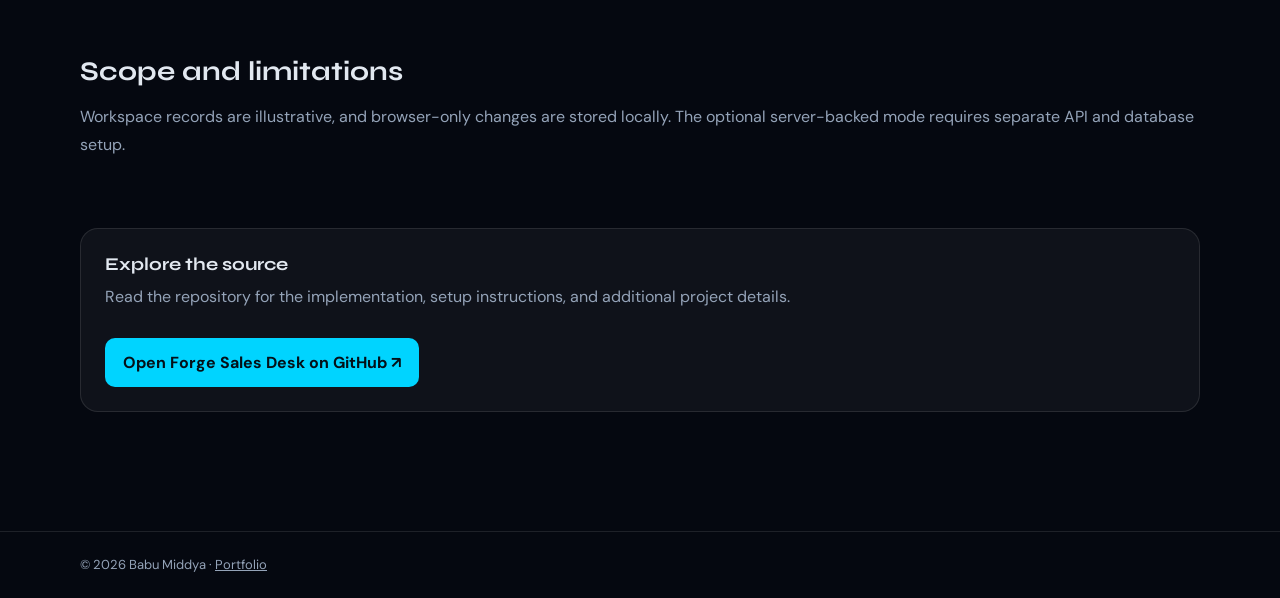
<file: projects/forge-sales-desk/index.html>
<!doctype html>
<html lang="en">
<head>
  <meta charset="utf-8">
  <meta name="viewport" content="width=device-width, initial-scale=1">
  <title>Forge Sales Desk | Babu Middya</title>
  <meta name="description" content="A customer-facing prototype for industrial sales planning, resource costing, and negotiation workflows.">
  <link rel="preconnect" href="https://fonts.googleapis.com">
  <link rel="preconnect" href="https://fonts.gstatic.com" crossorigin>
  <link href="https://fonts.googleapis.com/css2?family=Syne:wght@400;600;700;800&family=DM+Sans:wght@400;500;600;700&display=swap" rel="stylesheet">
  <link rel="stylesheet" href="../projects.css">
</head>
<body>
  <header class="topbar"><div class="wrap topbar-inner">
    <a class="brand" href="../../index.html">Babu Middya<span style="color:var(--cyan)">.</span></a>
    <a class="back" href="../../index.html#projects">← Back to all projects</a>
  </div></header>
  <section class="hero"><div class="wrap">
    <div class="eyebrow">Web application · Product prototype</div>
    <h1>Forge Sales Desk</h1>
    <p class="lead">A customer-facing prototype for industrial sales planning, resource costing, and negotiation workflows.</p>
    <div class="actions">
      <a class="button" href="https://github.com/BM804/Industrial_sales" target="_blank" rel="noopener">View GitHub repository ↗</a>
      <a class="button secondary" href="../../index.html#projects">Portfolio projects</a>
    </div>
    <div class="metrics">
        <span class="metric">Sales planning</span>
        <span class="metric">Resource costing</span>
        <span class="metric">Negotiation workflow</span>
        <span class="metric">Browser-based prototype</span>
    </div>
  </div></section>
  <main class="wrap">
    <section class="section"><h2>Why I built it</h2><p>Industrial sales discussions involve coordinating customer requirements, delivery resources, costs, and negotiation scenarios in one place.</p></section>
    <section class="section"><h2>What it does</h2><p>Forge Sales Desk is a web workspace prototype for organizing industrial sales planning and resource-costing scenarios. It can run as an illustrative frontend without environment setup; an optional API and PostgreSQL configuration is documented separately.</p></section>
    <section class="section"><h2>How it works</h2><ol class="steps">
          <li>Open the deployed workspace or run the project from its repository instructions.</li>
          <li>Explore the illustrative sales planning and costing workflow.</li>
          <li>Use the browser-local mode to try edits without configuring a backend.</li>
          <li>Configure the optional API and PostgreSQL service by following the repository handover guide.</li>
    </ol></section>
    <section class="section"><h2>Outcome</h2><div class="notice">A prototype that demonstrates the planned interface and workflow. The repository explicitly marks its records as illustrative; use verified customer outcomes before presenting business impact.</div></section>
    <section class="section"><h2>Tools and technologies</h2><div class="stack">
          <span>Web application</span>
          <span>JavaScript</span>
          <span>Vercel</span>
          <span>Optional API</span>
          <span>PostgreSQL</span>
    </div></section>
    <section class="section"><h2>Scope and limitations</h2><p>Workspace records are illustrative, and browser-only changes are stored locally. The optional server-backed mode requires separate API and database setup.</p></section>
    <section class="section"><div class="card"><h3>Explore the source</h3><p>Read the repository for the implementation, setup instructions, and additional project details.</p><div class="actions"><a class="button" href="https://github.com/BM804/Industrial_sales" target="_blank" rel="noopener">Open Forge Sales Desk on GitHub ↗</a></div></div></section>
  </main>
  <footer><div class="wrap">© 2026 Babu Middya · <a href="../../index.html#projects">Portfolio</a></div></footer>
</body>
</html>
</file>
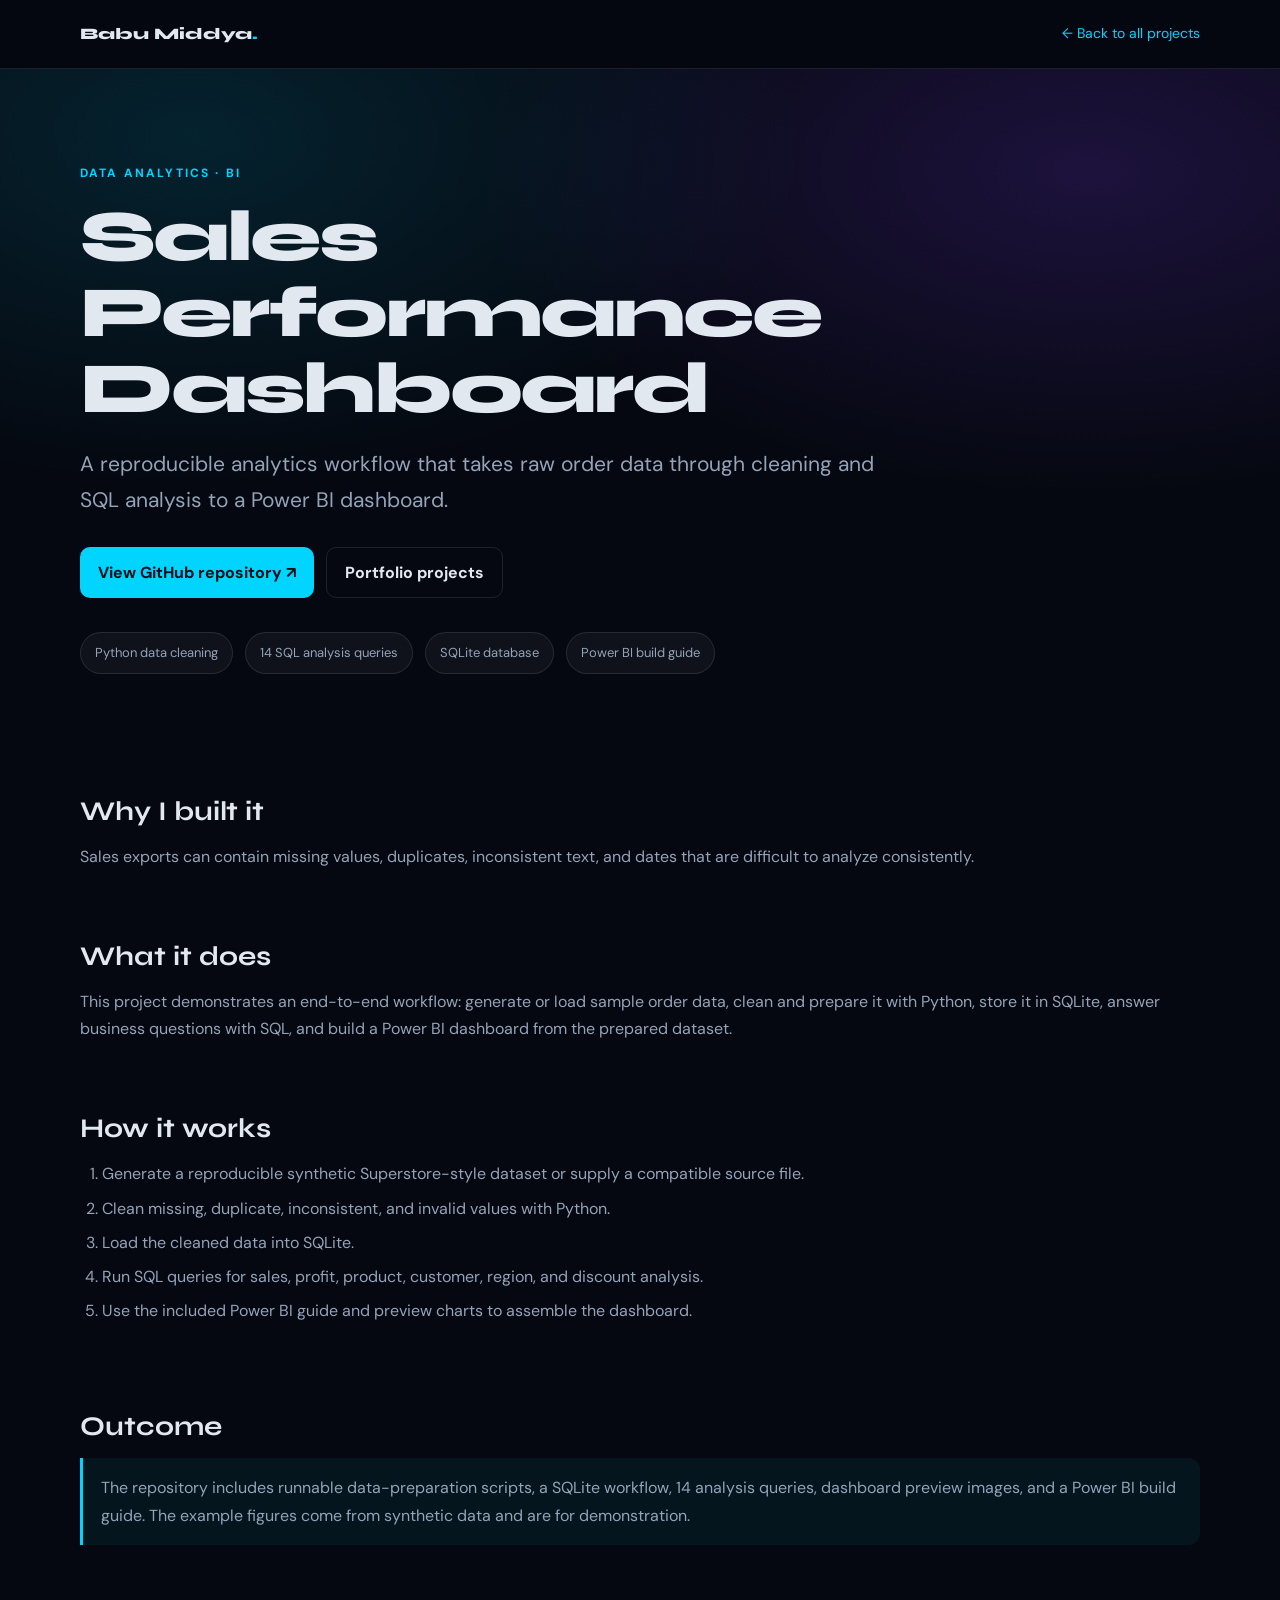
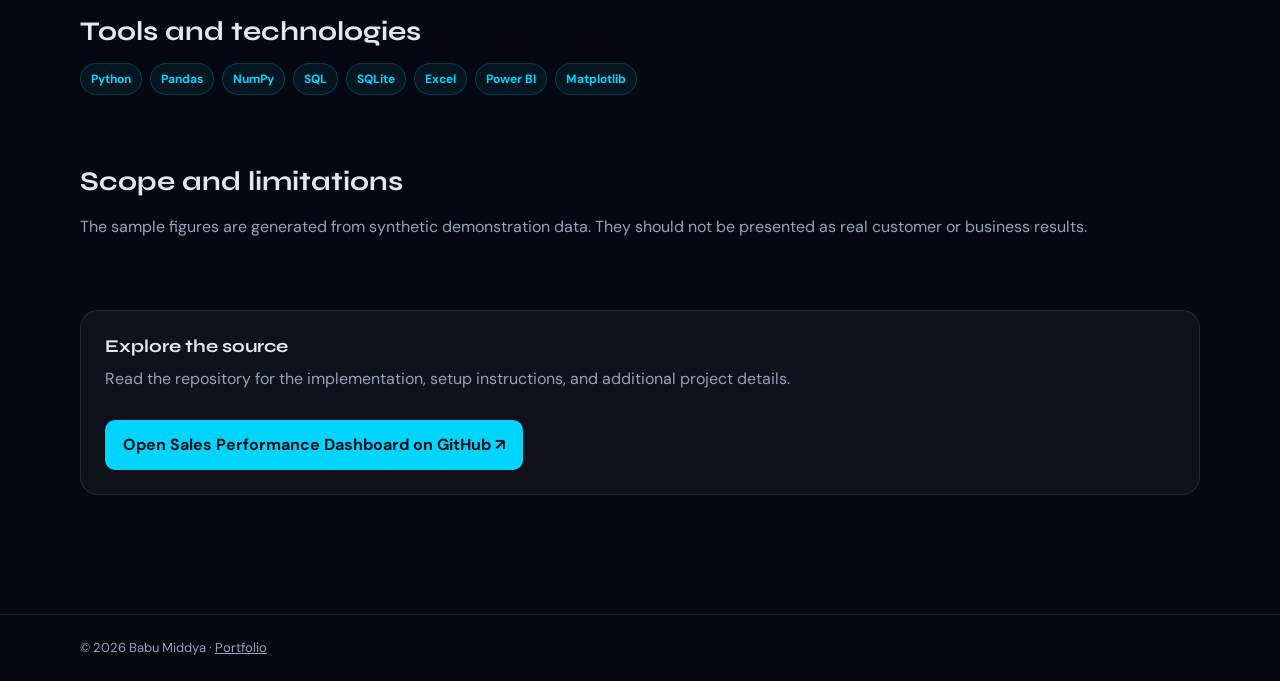
<file: projects/sales-dashboard/index.html>
<!doctype html>
<html lang="en">
<head>
  <meta charset="utf-8">
  <meta name="viewport" content="width=device-width, initial-scale=1">
  <title>Sales Performance Dashboard | Babu Middya</title>
  <meta name="description" content="A reproducible analytics workflow that takes raw order data through cleaning and SQL analysis to a Power BI dashboard.">
  <link rel="preconnect" href="https://fonts.googleapis.com">
  <link rel="preconnect" href="https://fonts.gstatic.com" crossorigin>
  <link href="https://fonts.googleapis.com/css2?family=Syne:wght@400;600;700;800&family=DM+Sans:wght@400;500;600;700&display=swap" rel="stylesheet">
  <link rel="stylesheet" href="../projects.css">
</head>
<body>
  <header class="topbar"><div class="wrap topbar-inner">
    <a class="brand" href="../../index.html">Babu Middya<span style="color:var(--cyan)">.</span></a>
    <a class="back" href="../../index.html#projects">← Back to all projects</a>
  </div></header>
  <section class="hero"><div class="wrap">
    <div class="eyebrow">Data analytics · BI</div>
    <h1>Sales Performance Dashboard</h1>
    <p class="lead">A reproducible analytics workflow that takes raw order data through cleaning and SQL analysis to a Power BI dashboard.</p>
    <div class="actions">
      <a class="button" href="https://github.com/BM804/Data_Analy" target="_blank" rel="noopener">View GitHub repository ↗</a>
      <a class="button secondary" href="../../index.html#projects">Portfolio projects</a>
    </div>
    <div class="metrics">
        <span class="metric">Python data cleaning</span>
        <span class="metric">14 SQL analysis queries</span>
        <span class="metric">SQLite database</span>
        <span class="metric">Power BI build guide</span>
    </div>
  </div></section>
  <main class="wrap">
    <section class="section"><h2>Why I built it</h2><p>Sales exports can contain missing values, duplicates, inconsistent text, and dates that are difficult to analyze consistently.</p></section>
    <section class="section"><h2>What it does</h2><p>This project demonstrates an end-to-end workflow: generate or load sample order data, clean and prepare it with Python, store it in SQLite, answer business questions with SQL, and build a Power BI dashboard from the prepared dataset.</p></section>
    <section class="section"><h2>How it works</h2><ol class="steps">
          <li>Generate a reproducible synthetic Superstore-style dataset or supply a compatible source file.</li>
          <li>Clean missing, duplicate, inconsistent, and invalid values with Python.</li>
          <li>Load the cleaned data into SQLite.</li>
          <li>Run SQL queries for sales, profit, product, customer, region, and discount analysis.</li>
          <li>Use the included Power BI guide and preview charts to assemble the dashboard.</li>
    </ol></section>
    <section class="section"><h2>Outcome</h2><div class="notice">The repository includes runnable data-preparation scripts, a SQLite workflow, 14 analysis queries, dashboard preview images, and a Power BI build guide. The example figures come from synthetic data and are for demonstration.</div></section>
    <section class="section"><h2>Tools and technologies</h2><div class="stack">
          <span>Python</span>
          <span>Pandas</span>
          <span>NumPy</span>
          <span>SQL</span>
          <span>SQLite</span>
          <span>Excel</span>
          <span>Power BI</span>
          <span>Matplotlib</span>
    </div></section>
    <section class="section"><h2>Scope and limitations</h2><p>The sample figures are generated from synthetic demonstration data. They should not be presented as real customer or business results.</p></section>
    <section class="section"><div class="card"><h3>Explore the source</h3><p>Read the repository for the implementation, setup instructions, and additional project details.</p><div class="actions"><a class="button" href="https://github.com/BM804/Data_Analy" target="_blank" rel="noopener">Open Sales Performance Dashboard on GitHub ↗</a></div></div></section>
  </main>
  <footer><div class="wrap">© 2026 Babu Middya · <a href="../../index.html#projects">Portfolio</a></div></footer>
</body>
</html>
</file>
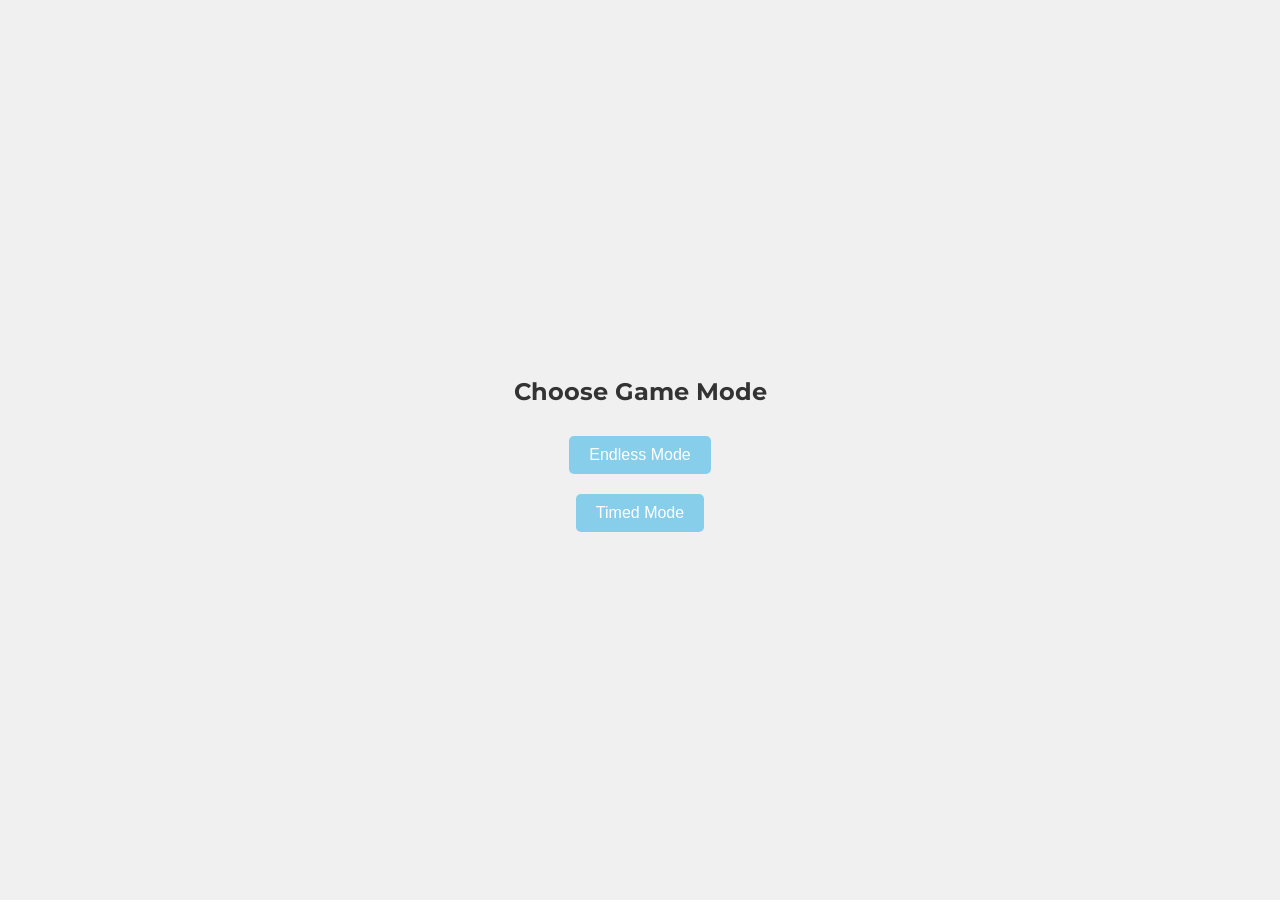
<file: candy_crush/Candy_crush_index.html>
<!DOCTYPE html>
<html lang="en" dir="ltr">
  <head>
    <meta charset="utf-8">
    <title>Babu- Candy Crush</title>
    <link rel="stylesheet" href="candy_crush_style.css">
    <link href="https://fonts.googleapis.com/css?family=Montserrat:300,400&display=swap" rel="stylesheet">
    <script src="Candy_crush_script.js" charset="utf-8"></script>
  </head>
  <body>
    <!-- Mode Selection Screen -->
    <div id="modeSelection">
      <h2>Choose Game Mode</h2>
      <button id="endlessMode">Endless Mode</button>
      <button id="timedMode">Timed Mode</button>
    </div>
    <div class="scoreBoard">
      <h3>score</h3>
      <h1 id="score">0</h1>
      <div id="timer"></div>
      <button id="changeMode">Change Mode</button>
    </div>
    <div class="grid"></div>
  </body>
</html>
</file>
<file: bangla_ocr_site/style.css>
/* ═══════════════════════════════════════════════
   BENGALI HANDWRITTEN OCR — PROJECT WEBSITE
   style.css
═══════════════════════════════════════════════ */

/* ─── RESET & VARIABLES ─── */
*, *::before, *::after { margin:0; padding:0; box-sizing:border-box; }

:root {
  --bg:        #05080f;
  --bg2:       #080d1a;
  --bg3:       #0a1020;
  --card:      #0d1424;
  --card2:     #101828;
  --border:    rgba(56,189,248,0.12);
  --border2:   rgba(255,255,255,0.06);

  --teal:      #38bdf8;
  --teal-dim:  #0ea5e9;
  --teal-glow: rgba(56,189,248,0.20);
  --purple:    #a855f7;
  --purple-glow: rgba(168,85,247,0.20);
  --green:     #22c55e;
  --gold:      #fbbf24;
  --red:       #f87171;

  --text:      #e2e8f0;
  --text2:     #94a3b8;
  --text3:     #475569;

  --font-head: 'Syne', sans-serif;
  --font-body: 'DM Sans', sans-serif;
  --font-mono: 'JetBrains Mono', monospace;

  --radius:    16px;
  --radius-sm: 10px;
  --shadow:    0 20px 60px rgba(0,0,0,0.5);
}

html { scroll-behavior: smooth; }

body {
  background: var(--bg);
  color: var(--text);
  font-family: var(--font-body);
  font-size: 15px;
  line-height: 1.7;
  overflow-x: hidden;
}

img { display: block; max-width: 100%; }
a   { color: inherit; text-decoration: none; }

/* ─── SCROLLBAR ─── */
::-webkit-scrollbar              { width: 6px; }
::-webkit-scrollbar-track        { background: var(--bg2); }
::-webkit-scrollbar-thumb        { background: var(--teal-dim); border-radius: 6px; }

/* ─── SELECTION ─── */
::selection { background: var(--teal-glow); color: #fff; }

/* ═══ NAVBAR ═══════════════════════════════════ */
#navbar {
  position: fixed; top: 0; left: 0; width: 100%;
  z-index: 1000;
  transition: all 0.3s ease;
}

#navbar.scrolled {
  background: rgba(5,8,15,0.85);
  backdrop-filter: blur(20px);
  border-bottom: 1px solid var(--border);
}

.nav-inner {
  display: flex;
  align-items: center;
  justify-content: space-between;
  padding: 18px 6%;
  max-width: 1300px;
  margin: 0 auto;
}

.nav-logo {
  font-family: var(--font-mono);
  font-size: 18px; font-weight: 500;
  letter-spacing: 1px;
  color: #fff;
  transition: color 0.3s;
}
.nav-logo:hover { color: var(--teal); }
.logo-bracket   { color: var(--teal); }

.nav-links { display: flex; gap: 32px; }
.nav-links a {
  font-size: 13px; font-weight: 500;
  letter-spacing: 0.5px;
  color: var(--text2);
  transition: color 0.3s;
  position: relative;
}
.nav-links a::after {
  content: '';
  position: absolute; bottom: -3px; left: 0;
  width: 0; height: 2px;
  background: var(--teal);
  border-radius: 2px;
  transition: width 0.3s;
}
.nav-links a:hover        { color: var(--teal); }
.nav-links a:hover::after { width: 100%; }

.nav-cta {
  padding: 9px 22px;
  border-radius: 8px;
  background: var(--teal);
  color: #000;
  font-size: 13px; font-weight: 700;
  letter-spacing: 0.5px;
  transition: all 0.3s;
}
.nav-cta:hover {
  background: #7dd3fc;
  box-shadow: 0 8px 25px var(--teal-glow);
  transform: translateY(-2px);
}

.hamburger {
  display: none;
  background: none; border: none;
  color: #fff; font-size: 24px;
  cursor: pointer;
}

.mobile-nav {
  display: none;
  flex-direction: column;
  background: rgba(8,13,26,0.97);
  border-bottom: 1px solid var(--border);
  padding: 16px 6%;
}
.mobile-nav.open { display: flex; }
.mobile-nav a {
  padding: 12px 0;
  color: var(--text2);
  border-bottom: 1px solid var(--border2);
  font-size: 14px;
  transition: color 0.3s;
}
.mobile-nav a:hover { color: var(--teal); }

/* ═══ HERO ══════════════════════════════════════ */
#hero {
  min-height: 100vh;
  display: flex;
  align-items: center;
  justify-content: space-between;
  gap: 60px;
  padding: 140px 6% 100px;
  position: relative;
  overflow: hidden;
  max-width: 1300px;
  margin: 0 auto;
}

.hero-bg {
  position: fixed; inset: 0;
  pointer-events: none; z-index: 0;
}
.hero-grid {
  position: absolute; inset: 0;
  background-image: radial-gradient(circle, rgba(255,255,255,0.03) 1px, transparent 1px);
  background-size: 44px 44px;
}
.hero-blob {
  position: absolute;
  border-radius: 50%;
  filter: blur(80px);
  opacity: 0.5;
  animation: blobPulse 8s ease-in-out infinite;
}
.blob-1 { width: 500px; height: 500px; background: rgba(56,189,248,0.10); top: -150px; left: -150px; }
.blob-2 { width: 400px; height: 400px; background: rgba(168,85,247,0.08); bottom: -100px; right: 10%; animation-delay: -3s; }
.blob-3 { width: 300px; height: 300px; background: rgba(34,197,94,0.06); top: 40%; left: 50%; animation-delay: -5s; }

@keyframes blobPulse {
  0%, 100% { transform: scale(1); }
  50%       { transform: scale(1.15); }
}

.hero-content {
  flex: 1; max-width: 640px;
  position: relative; z-index: 2;
}

.hero-badge {
  display: inline-flex; align-items: center; gap: 10px;
  font-family: var(--font-mono);
  font-size: 11px; font-weight: 500;
  letter-spacing: 1.5px; text-transform: uppercase;
  color: var(--teal);
  background: rgba(56,189,248,0.08);
  border: 1px solid rgba(56,189,248,0.2);
  padding: 7px 16px; border-radius: 30px;
  margin-bottom: 28px;
}
.badge-dot {
  width: 7px; height: 7px;
  border-radius: 50%;
  background: var(--teal);
  animation: dotPulse 1.5s ease-in-out infinite;
}
@keyframes dotPulse {
  0%,100% { opacity: 1; box-shadow: 0 0 0 0 var(--teal-glow); }
  50%      { opacity: 0.6; box-shadow: 0 0 0 6px transparent; }
}

.hero-title {
  font-family: var(--font-head);
  font-size: 58px; font-weight: 800;
  line-height: 1.05;
  letter-spacing: -2.5px;
  margin-bottom: 20px;
}

.gradient-text {
  background: linear-gradient(135deg, var(--teal) 0%, var(--purple) 100%);
  -webkit-background-clip: text;
  -webkit-text-fill-color: transparent;
  background-clip: text;
}

.hero-sub {
  font-size: 16px; line-height: 1.7;
  color: var(--text2);
  margin-bottom: 40px;
}
.hero-sub strong { color: var(--text); }

/* Hero Stats */
.hero-stats {
  display: flex; align-items: center; gap: 0;
  background: var(--card);
  border: 1px solid var(--border);
  border-radius: var(--radius);
  padding: 20px 28px;
  margin-bottom: 36px;
  width: fit-content;
}
.hstat {
  display: flex; flex-direction: column;
  align-items: center; padding: 0 24px;
}
.hstat-num {
  font-family: var(--font-head);
  font-size: 32px; font-weight: 800;
  color: var(--teal);
  line-height: 1;
}
.hstat-suffix {
  font-family: var(--font-head);
  font-size: 22px; font-weight: 700;
  color: var(--teal);
}
.hstat-label {
  font-size: 11px; color: var(--text3);
  letter-spacing: 0.5px; text-transform: uppercase;
  margin-top: 4px;
}
.hstat-divider {
  width: 1px; height: 40px;
  background: var(--border2);
}

/* Hero Buttons */
.hero-btns { display: flex; gap: 14px; flex-wrap: wrap; }

.btn {
  display: inline-flex; align-items: center;
  padding: 13px 28px;
  border-radius: var(--radius-sm);
  font-family: var(--font-body);
  font-size: 14px; font-weight: 600;
  letter-spacing: 0.3px;
  transition: all 0.3s ease;
  cursor: pointer; border: none;
  white-space: nowrap;
}

.btn-primary {
  background: var(--teal); color: #000;
}
.btn-primary:hover {
  background: #7dd3fc;
  transform: translateY(-3px);
  box-shadow: 0 12px 35px var(--teal-glow);
}

.btn-outline {
  background: transparent;
  color: var(--teal);
  border: 1.5px solid rgba(56,189,248,0.4);
}
.btn-outline:hover {
  background: rgba(56,189,248,0.08);
  border-color: var(--teal);
  transform: translateY(-3px);
  box-shadow: 0 12px 35px var(--teal-glow);
}

.btn-ghost {
  background: transparent;
  color: var(--text2);
  border: 1.5px solid var(--border2);
}
.btn-ghost:hover {
  color: var(--text);
  border-color: var(--text3);
  transform: translateY(-3px);
}

/* Hero Visual — Character Grid */
.hero-visual {
  flex: 0 0 auto;
  position: relative; z-index: 2;
}
.char-grid {
  display: grid;
  grid-template-columns: repeat(5, 60px);
  gap: 10px;
}
.char-cell {
  width: 60px; height: 60px;
  display: flex; align-items: center; justify-content: center;
  background: var(--card);
  border: 1px solid var(--border);
  border-radius: 12px;
  font-size: 22px;
  font-weight: 700;
  color: var(--teal);
  opacity: 0;
  animation: cellFadeIn 0.5s ease forwards;
  transition: all 0.3s;
}
.char-cell:hover {
  background: rgba(56,189,248,0.1);
  border-color: var(--teal);
  transform: scale(1.1);
  box-shadow: 0 8px 20px var(--teal-glow);
}
@keyframes cellFadeIn {
  to { opacity: 1; transform: translateY(0); }
  from { opacity: 0; transform: translateY(10px); }
}

/* ═══ SECTIONS ══════════════════════════════════ */
.section { padding: 100px 6%; }

.section-dark { background: var(--bg2); }

.container {
  max-width: 1200px;
  margin: 0 auto;
}

.section-header {
  text-align: center;
  margin-bottom: 60px;
}

.section-tag {
  font-family: var(--font-mono);
  font-size: 11px; font-weight: 500;
  letter-spacing: 3px; text-transform: uppercase;
  color: var(--teal);
  margin-bottom: 12px;
}

.section-title {
  font-family: var(--font-head);
  font-size: 40px; font-weight: 800;
  letter-spacing: -1.5px;
  line-height: 1.1;
}

/* ═══ OVERVIEW ══════════════════════════════════ */
.overview-grid {
  display: grid;
  grid-template-columns: repeat(3,1fr);
  gap: 24px;
}

.overview-card {
  background: var(--card);
  border: 1px solid var(--border);
  border-radius: var(--radius);
  padding: 36px 30px;
  transition: all 0.4s ease;
}
.overview-card:hover {
  transform: translateY(-8px);
  border-color: rgba(56,189,248,0.3);
  box-shadow: var(--shadow), 0 0 0 1px rgba(56,189,248,0.08);
}
.ov-icon { font-size: 36px; margin-bottom: 16px; }
.overview-card h3 {
  font-family: var(--font-head);
  font-size: 20px; font-weight: 700;
  margin-bottom: 12px;
}
.overview-card p { color: var(--text2); font-size: 14px; line-height: 1.8; }

/* ═══ DATASET ═══════════════════════════════════ */
.dataset-layout {
  display: grid;
  grid-template-columns: 1fr 1fr;
  gap: 48px;
  align-items: start;
}

.img-card {
  border-radius: var(--radius);
  overflow: hidden;
  border: 1px solid var(--border);
  background: var(--card);
}
.img-card img { width: 100%; }
.img-caption {
  padding: 12px 16px;
  font-size: 12px; color: var(--text3);
  text-align: center;
  border-top: 1px solid var(--border);
  font-style: italic;
}

.stat-cards-grid {
  display: grid; grid-template-columns: 1fr 1fr;
  gap: 16px; margin-bottom: 24px;
}
.stat-card {
  background: var(--card);
  border: 1px solid var(--border);
  border-radius: var(--radius-sm);
  padding: 20px;
  display: flex; flex-direction: column;
  align-items: center;
  transition: transform 0.3s;
}
.stat-card:hover { transform: translateY(-4px); }
.stat-num {
  font-family: var(--font-head);
  font-size: 28px; font-weight: 800;
  line-height: 1;
}
.stat-lbl { font-size: 11px; color: var(--text3); margin-top: 4px; text-transform: uppercase; letter-spacing: 0.5px; }

.teal   { color: var(--teal);   }
.purple { color: var(--purple); }
.green  { color: var(--green);  }
.gold   { color: var(--gold);   }

/* Class Table */
.class-table {
  background: var(--card);
  border: 1px solid var(--border);
  border-radius: var(--radius-sm);
  overflow: hidden;
  margin-bottom: 24px;
}
.class-row {
  display: grid; grid-template-columns: 100px 60px 1fr;
  align-items: center;
  padding: 12px 18px;
  border-bottom: 1px solid var(--border2);
  font-size: 13px;
}
.class-row:last-child { border-bottom: none; }
.class-row.header {
  font-size: 11px; font-weight: 600;
  color: var(--text3); text-transform: uppercase;
  letter-spacing: 0.5px;
  background: rgba(255,255,255,0.02);
}
.pill {
  display: inline-block;
  padding: 3px 10px; border-radius: 20px;
  font-size: 11px; font-weight: 600;
}
.pill-teal   { background: rgba(56,189,248,0.12);  color: var(--teal);   border: 1px solid rgba(56,189,248,0.2);  }
.pill-purple { background: rgba(168,85,247,0.12); color: var(--purple); border: 1px solid rgba(168,85,247,0.2); }
.pill-green  { background: rgba(34,197,94,0.12);  color: var(--green);  border: 1px solid rgba(34,197,94,0.2);  }

/* Split Bar */
.split-title { font-size: 12px; color: var(--text3); margin-bottom: 10px; font-weight: 600; text-transform: uppercase; letter-spacing: 0.5px; }
.split-bar { display: flex; border-radius: 8px; overflow: hidden; height: 40px; }
.split-seg {
  display: flex; align-items: center; justify-content: center;
  font-size: 12px; font-weight: 700;
}
.seg-train { background: var(--teal);   color: #000; }
.seg-val   { background: var(--purple); color: #fff; }
.seg-test  { background: var(--green);  color: #000; }

/* ═══ ARCHITECTURE ══════════════════════════════ */
.arch-layout {
  display: grid;
  grid-template-columns: 280px 1fr;
  gap: 40px;
  align-items: start;
}

/* Pipeline */
.pipeline {
  display: flex; flex-direction: column;
  align-items: center;
}

.pipe-block {
  width: 100%;
  background: var(--card);
  border: 1px solid var(--border);
  border-radius: var(--radius-sm);
  padding: 16px 18px;
  text-align: center;
  transition: all 0.3s;
}
.pipe-block:hover {
  border-color: rgba(56,189,248,0.35);
  transform: scale(1.03);
}
.pipe-icon  { font-size: 22px; margin-bottom: 6px; }
.pipe-label { font-family: var(--font-head); font-size: 13px; font-weight: 700; }
.pipe-sub   { font-size: 11px; color: var(--text3); margin-top: 4px; line-height: 1.5; }

.pipe-input  { border-color: rgba(56,189,248,0.3); }
.pipe-stem   { border-color: rgba(56,189,248,0.2); }
.pipe-stage  { border-color: rgba(168,85,247,0.25); }
.pipe-head   { border-color: rgba(34,197,94,0.25); }
.pipe-output { border-color: var(--teal); background: rgba(56,189,248,0.06); }

.pipe-arrow {
  font-size: 18px; color: var(--text3);
  padding: 6px 0;
}

/* Detail Cards */
.arch-detail { display: flex; flex-direction: column; gap: 24px; }

.detail-card {
  background: var(--card);
  border: 1px solid var(--border);
  border-radius: var(--radius);
  padding: 28px;
  transition: border-color 0.3s;
}
.detail-card:hover { border-color: rgba(56,189,248,0.25); }
.detail-card h3 {
  font-family: var(--font-head);
  font-size: 18px; font-weight: 700;
  margin-bottom: 14px;
}
.detail-card p { color: var(--text2); font-size: 14px; margin-bottom: 16px; line-height: 1.8; }

.param-grid {
  display: grid; grid-template-columns: 1fr 1fr;
  gap: 10px;
}
.param {
  display: flex; justify-content: space-between;
  align-items: center;
  padding: 9px 14px;
  background: var(--bg2);
  border: 1px solid var(--border2);
  border-radius: 8px;
  font-size: 13px;
}
.param span { color: var(--text2); }
.param strong { color: var(--teal); font-weight: 600; }

.aug-list { display: flex; flex-direction: column; gap: 10px; }
.aug-item { display: flex; align-items: flex-start; gap: 10px; font-size: 13px; color: var(--text2); }
.aug-dot {
  width: 7px; height: 7px; border-radius: 50%;
  background: var(--teal); flex-shrink: 0; margin-top: 5px;
}
.aug-dot.aug-gold   { background: var(--gold);  }
.aug-dot.aug-green  { background: var(--green); }

/* Code Block */
.code-block {
  background: #020609;
  border: 1px solid rgba(255,255,255,0.06);
  border-radius: 10px;
  overflow: auto;
  margin-top: 12px;
}
.code-block pre {
  font-family: var(--font-mono);
  font-size: 12px; line-height: 1.9;
  color: #7dd3fc;
  padding: 18px 20px;
  white-space: pre;
}

/* ═══ RESULTS ═══════════════════════════════════ */
.metric-row {
  display: flex; justify-content: center;
  gap: 32px; flex-wrap: wrap;
  margin-bottom: 60px;
}

.metric-card { text-align: center; }

.metric-ring {
  position: relative;
  width: 150px; height: 150px;
}
.metric-ring svg {
  width: 100%; height: 100%;
  transform: rotate(-90deg);
}

.ring-bg {
  fill: none;
  stroke: rgba(255,255,255,0.06);
  stroke-width: 8;
}
.ring-fill {
  fill: none;
  stroke: var(--color, var(--teal));
  stroke-width: 8;
  stroke-linecap: round;
  stroke-dasharray: 263.9;
  stroke-dashoffset: 263.9;
  transition: stroke-dashoffset 1.5s cubic-bezier(0.34,1.2,0.64,1);
}

.metric-inner {
  position: absolute; inset: 0;
  display: flex; flex-direction: column;
  align-items: center; justify-content: center;
}
.metric-val {
  font-family: var(--font-head);
  font-size: 26px; font-weight: 800;
  color: var(--color, var(--teal));
  line-height: 1;
}
.metric-lbl { font-size: 11px; color: var(--text3); margin-top: 4px; text-transform: uppercase; letter-spacing: 0.5px; }

/* Graphs */
.graphs-grid {
  display: grid;
  grid-template-columns: 1fr 1fr;
  gap: 24px;
}
.graph-full { grid-column: 1 / -1; }

.graph-card {
  background: var(--card);
  border: 1px solid var(--border);
  border-radius: var(--radius);
  overflow: hidden;
  transition: all 0.4s;
}
.graph-card:hover {
  border-color: rgba(56,189,248,0.3);
  box-shadow: var(--shadow);
}
.graph-header {
  display: flex; align-items: center; justify-content: space-between;
  padding: 18px 22px;
  border-bottom: 1px solid var(--border2);
}
.graph-header h3 { font-family: var(--font-head); font-size: 16px; font-weight: 700; }
.graph-legend    { display: flex; align-items: center; gap: 14px; font-size: 12px; color: var(--text2); }
.legend-dot { width: 10px; height: 10px; border-radius: 50%; display: inline-block; margin-right: 4px; }
.teal-bg { background: var(--teal); }
.gold-bg { background: var(--gold); }
.graph-note { font-size: 12px; color: var(--text3); }
.graph-card img { width: 100%; padding: 16px; }

/* ═══ DEMO ══════════════════════════════════════ */
.demo-layout {
  display: grid;
  grid-template-columns: 1fr 1fr;
  gap: 40px;
  align-items: start;
}

.demo-img {
  position: relative;
  border-radius: var(--radius);
  overflow: hidden;
  border: 1px solid var(--border);
  background: var(--card);
}
.demo-img img { width: 100%; }
.demo-overlay {
  position: absolute; bottom: 12px; left: 12px;
  display: flex; gap: 8px; flex-wrap: wrap;
}
.conf-badge {
  background: rgba(56,189,248,0.9);
  color: #000; padding: 4px 10px;
  border-radius: 20px; font-size: 11px; font-weight: 700;
  font-family: var(--font-mono);
}

.demo-info { display: flex; flex-direction: column; gap: 24px; }

.demo-card {
  background: var(--card);
  border: 1px solid var(--border);
  border-radius: var(--radius);
  padding: 28px;
}
.demo-card h3 {
  font-family: var(--font-head);
  font-size: 18px; font-weight: 700;
  margin-bottom: 16px;
}

.demo-steps { list-style: none; display: flex; flex-direction: column; gap: 10px; }
.demo-steps li {
  display: flex; align-items: center; gap: 14px;
  font-size: 13px; color: var(--text2);
  padding: 10px 16px;
  background: var(--bg2);
  border: 1px solid var(--border2);
  border-radius: 8px;
}
.demo-steps li span {
  width: 26px; height: 26px;
  border-radius: 50%;
  background: rgba(56,189,248,0.15);
  border: 1px solid rgba(56,189,248,0.3);
  color: var(--teal);
  font-size: 12px; font-weight: 700;
  display: flex; align-items: center; justify-content: center;
  flex-shrink: 0;
}

/* VS Code Screenshot */
.vscode-wrap {
  border-radius: var(--radius);
  overflow: hidden;
  border: 1px solid var(--border);
  box-shadow: var(--shadow);
  transition: all 0.4s;
}
.vscode-wrap:hover {
  border-color: rgba(56,189,248,0.3);
  transform: translateY(-6px);
  box-shadow: 0 40px 80px rgba(0,0,0,0.6);
}
.vscode-wrap img { width: 100%; }

/* ═══ TECH STACK ════════════════════════════════ */
.tech-grid {
  display: grid;
  grid-template-columns: repeat(4,1fr);
  gap: 20px;
  margin-bottom: 60px;
}
.tech-card {
  background: var(--card);
  border: 1px solid var(--border);
  border-radius: var(--radius);
  padding: 28px 20px;
  text-align: center;
  transition: all 0.35s;
}
.tech-card:hover {
  transform: translateY(-8px);
  border-color: rgba(56,189,248,0.3);
  box-shadow: 0 20px 40px rgba(56,189,248,0.08);
}
.tech-icon { font-size: 36px; margin-bottom: 12px; }
.tech-card h4 { font-family: var(--font-head); font-size: 15px; font-weight: 700; margin-bottom: 4px; }
.tech-card p  { font-size: 12px; color: var(--text3); }

/* CTA Box */
.cta-box {
  background: linear-gradient(135deg, rgba(56,189,248,0.06), rgba(168,85,247,0.06));
  border: 1px solid var(--border);
  border-radius: var(--radius);
  padding: 52px;
  text-align: center;
}
.cta-box h3 {
  font-family: var(--font-head);
  font-size: 30px; font-weight: 800;
  letter-spacing: -1px;
  margin-bottom: 10px;
}
.cta-box p { color: var(--text2); margin-bottom: 28px; }
.cta-btns  { display: flex; justify-content: center; gap: 16px; flex-wrap: wrap; }

/* ═══ FOOTER ════════════════════════════════════ */
footer {
  background: #020609;
  border-top: 1px solid var(--border);
  padding: 40px 6%;
}
.footer-inner {
  max-width: 1200px; margin: 0 auto;
  display: flex; flex-direction: column;
  align-items: center; gap: 20px;
  text-align: center;
}
.footer-brand {
  font-family: var(--font-mono);
  font-size: 18px; font-weight: 600;
}
.footer-brand p { font-size: 13px; color: var(--text3); margin-top: 4px; font-family: var(--font-body); }
.footer-links { display: flex; gap: 28px; }
.footer-links a { font-size: 13px; color: var(--text2); transition: color 0.3s; }
.footer-links a:hover { color: var(--teal); }
.footer-copy { font-size: 12px; color: var(--text3); }

/* ═══ TOP BUTTON ════════════════════════════════ */
#topBtn {
  position: fixed; bottom: 28px; right: 28px;
  width: 48px; height: 48px;
  border-radius: 12px;
  background: var(--teal); color: #000;
  border: none; font-size: 20px; font-weight: 800;
  cursor: pointer; display: none; z-index: 999;
  transition: all 0.3s;
  box-shadow: 0 8px 25px var(--teal-glow);
}
#topBtn:hover { transform: translateY(-4px); box-shadow: 0 14px 35px var(--teal-glow); }

/* ═══ REVEAL ANIMATION ══════════════════════════ */
.reveal {
  opacity: 0;
  transform: translateY(40px);
  transition: opacity 0.7s ease, transform 0.7s ease;
}
.reveal.visible {
  opacity: 1;
  transform: translateY(0);
}

/* ═══ RESPONSIVE ════════════════════════════════ */
@media (max-width: 1100px) {
  .arch-layout { grid-template-columns: 1fr; }
  .pipeline { flex-direction: row; flex-wrap: wrap; justify-content: center; }
  .pipe-block { width: 160px; }
  .pipe-arrow { transform: rotate(-90deg); padding: 0 4px; }
}

@media (max-width: 992px) {
  #hero { flex-direction: column; text-align: center; padding-top: 120px; }
  .hero-title { font-size: 42px; }
  .hero-stats { margin: 0 auto 36px; }
  .hero-btns { justify-content: center; }
  .hero-visual { display: none; }
  .nav-links, .nav-cta { display: none; }
  .hamburger { display: block; }
  .overview-grid { grid-template-columns: 1fr; }
  .dataset-layout { grid-template-columns: 1fr; }
  .arch-layout { grid-template-columns: 1fr; }
  .graphs-grid { grid-template-columns: 1fr; }
  .demo-layout { grid-template-columns: 1fr; }
  .tech-grid { grid-template-columns: repeat(2,1fr); }
  .section-title { font-size: 30px; }
  .metric-row { gap: 20px; }
}

@media (max-width: 600px) {
  .section { padding: 70px 5%; }
  .hero-title { font-size: 34px; letter-spacing: -1.5px; }
  .hero-stats { flex-wrap: wrap; justify-content: center; padding: 16px; }
  .hstat { padding: 0 14px; }
  .hstat-num { font-size: 24px; }
  .hstat-divider { display: none; }
  .stat-cards-grid { grid-template-columns: 1fr 1fr; }
  .param-grid { grid-template-columns: 1fr; }
  .tech-grid { grid-template-columns: repeat(2,1fr); }
  .cta-box { padding: 32px 20px; }
  .cta-box h3 { font-size: 24px; }
  .hero-badge { font-size: 9px; }
}
</file>
<file: projects/projects.css>
:root{--bg:#050810;--bg2:#0a0f1e;--surface:rgba(255,255,255,.045);--border:rgba(255,255,255,.1);--cyan:#00d4ff;--purple:#7c3aed;--green:#22c55e;--text:#e2e8f0;--muted:#94a3b8;--white:#fff}
*{box-sizing:border-box}html{scroll-behavior:smooth}body{margin:0;background:var(--bg);color:var(--text);font-family:'DM Sans',Arial,sans-serif;line-height:1.7}a{color:inherit}.wrap{width:min(1120px,88%);margin:auto}.topbar{border-bottom:1px solid var(--border);background:rgba(5,8,16,.84);position:sticky;top:0;backdrop-filter:blur(14px);z-index:3}.topbar-inner{min-height:68px;display:flex;align-items:center;justify-content:space-between;gap:16px}.brand{font-family:'Syne',sans-serif;font-weight:800;text-decoration:none}.back{color:var(--cyan);text-decoration:none;font-size:14px}.hero{padding:94px 0 76px;background:radial-gradient(ellipse at 85% 15%,rgba(124,58,237,.2),transparent 40%),radial-gradient(ellipse at 15% 10%,rgba(0,212,255,.13),transparent 40%)}.eyebrow{color:var(--cyan);font-size:12px;font-weight:700;letter-spacing:.18em;text-transform:uppercase}.hero h1{font:800 clamp(38px,7vw,72px)/1.05 'Syne',sans-serif;letter-spacing:-.04em;max-width:900px;margin:16px 0}.lead{font-size:clamp(17px,2vw,21px);color:var(--muted);max-width:800px}.actions{display:flex;flex-wrap:wrap;gap:12px;margin-top:28px}.button{display:inline-flex;align-items:center;gap:8px;padding:11px 18px;border-radius:10px;text-decoration:none;font-weight:700;background:var(--cyan);color:#041018}.button.secondary{background:transparent;border:1px solid var(--border);color:var(--text)}.metrics{display:flex;gap:12px;flex-wrap:wrap;margin-top:34px}.metric{padding:9px 14px;border:1px solid var(--border);border-radius:999px;background:var(--surface);font-size:13px;color:var(--muted)}main{padding:10px 0 84px}.section{padding:35px 0}.section h2{font:700 27px 'Syne',sans-serif;margin:0 0 16px}.grid{display:grid;grid-template-columns:repeat(3,minmax(0,1fr));gap:16px}.card{border:1px solid var(--border);background:var(--surface);border-radius:18px;padding:24px}.card h3{font:700 18px 'Syne',sans-serif;margin:0 0 8px}.card p,.section>p{color:var(--muted);margin:0}.steps{padding-left:22px;color:var(--muted)}.steps li{margin:7px 0}.notice{border-left:3px solid var(--cyan);padding:16px 18px;background:rgba(0,212,255,.06);border-radius:0 12px 12px 0;color:var(--muted)}.stack{display:flex;flex-wrap:wrap;gap:8px}.stack span{border:1px solid rgba(0,212,255,.2);background:rgba(0,212,255,.07);color:var(--cyan);border-radius:999px;padding:5px 10px;font-size:12px;font-weight:700}footer{border-top:1px solid var(--border);padding:22px 0;color:var(--muted);font-size:13px}@media(max-width:760px){.grid{grid-template-columns:1fr}.hero{padding:68px 0 54px}.wrap{width:min(100% - 36px,1120px)}}
</file>
<file: candy_crush/candy_crush_style.css>
/* General Styling */
body {
  background-image: url('https://raw.githubusercontent.com/arpit456jain/Amazing-Js-Projects/master/Candy%20Crush/utils/bg.png');
  display: flex;
  justify-content: center;
  align-items: center;
  min-height: 100vh;
  font-family: 'Montserrat', sans-serif;
  color: #85796b;
}

.grid {
  display: flex;
  flex-wrap: wrap;
  height: 560px;
  width: 560px;
  background-color: rgba(109, 127, 151, 0.5);
  padding: 5px;
  border-radius: 10px;
  box-shadow: 0 2px 4px rgba(0, 0, 0, 0.5) inset, 0 1px 0 #fff;
  margin-left: 80px;
  margin-top: 50px;
}

.grid div {
  height: 70px;
  width: 70px;
  background-size: cover;
  background-position: center;
  border-radius: 5px;
  transition: transform 0.2s ease;
}
.grid div:hover {
    transform: scale(1.05); 
}

/* Scoreboard Styling */
.scoreBoard {
  background-color: cyan;
  border-radius: 20px;
  margin-top: 200px;
  margin-left: 200px;
  width: auto;
  height: 120px;
  padding: 20px;
  display: flex;
  flex-direction: column;
  justify-content: space-between;
  align-items: center;
  text-align: center;
  color: #85796b;
}

h3, h1 {
  font-family: 'Montserrat', sans-serif;
  text-transform: uppercase;
  margin: 0;
}

h1 {
  margin-top: -10px;
}

.grid div:hover {
    transform: scale(1.05); 
}

#modeSelection {
  display: flex;
  flex-direction: column;
  align-items: center;
  justify-content: center;
  height: 100vh;
  background-color: #f0f0f0;
  font-family: 'Montserrat', sans-serif;
  position: absolute;
  top: 0;
  left: 0;
  width: 100%;
  z-index: 10;
}

#modeSelection h2 {
  margin-bottom: 20px;
  color: #333;
}

#modeSelection button {
  margin: 10px;
  padding: 10px 20px;
  font-size: 16px;
  cursor: pointer;
  background-color: #87ceeb;
  border: none;
  border-radius: 5px;
  color: white;
}

/* Timer and Change Mode Button */
#timer {
  font-size: 18px;
  margin-top: 10px;
}

#changeMode {
  margin-top: 10px;
  padding: 5px 10px;
  background-color: #ff6347;
  color: white;
  border: none;
  border-radius: 5px;
  cursor: pointer;
}

/* Initially Hide Game Elements */
.grid, .scoreBoard {
  display: none;
}
</file>
